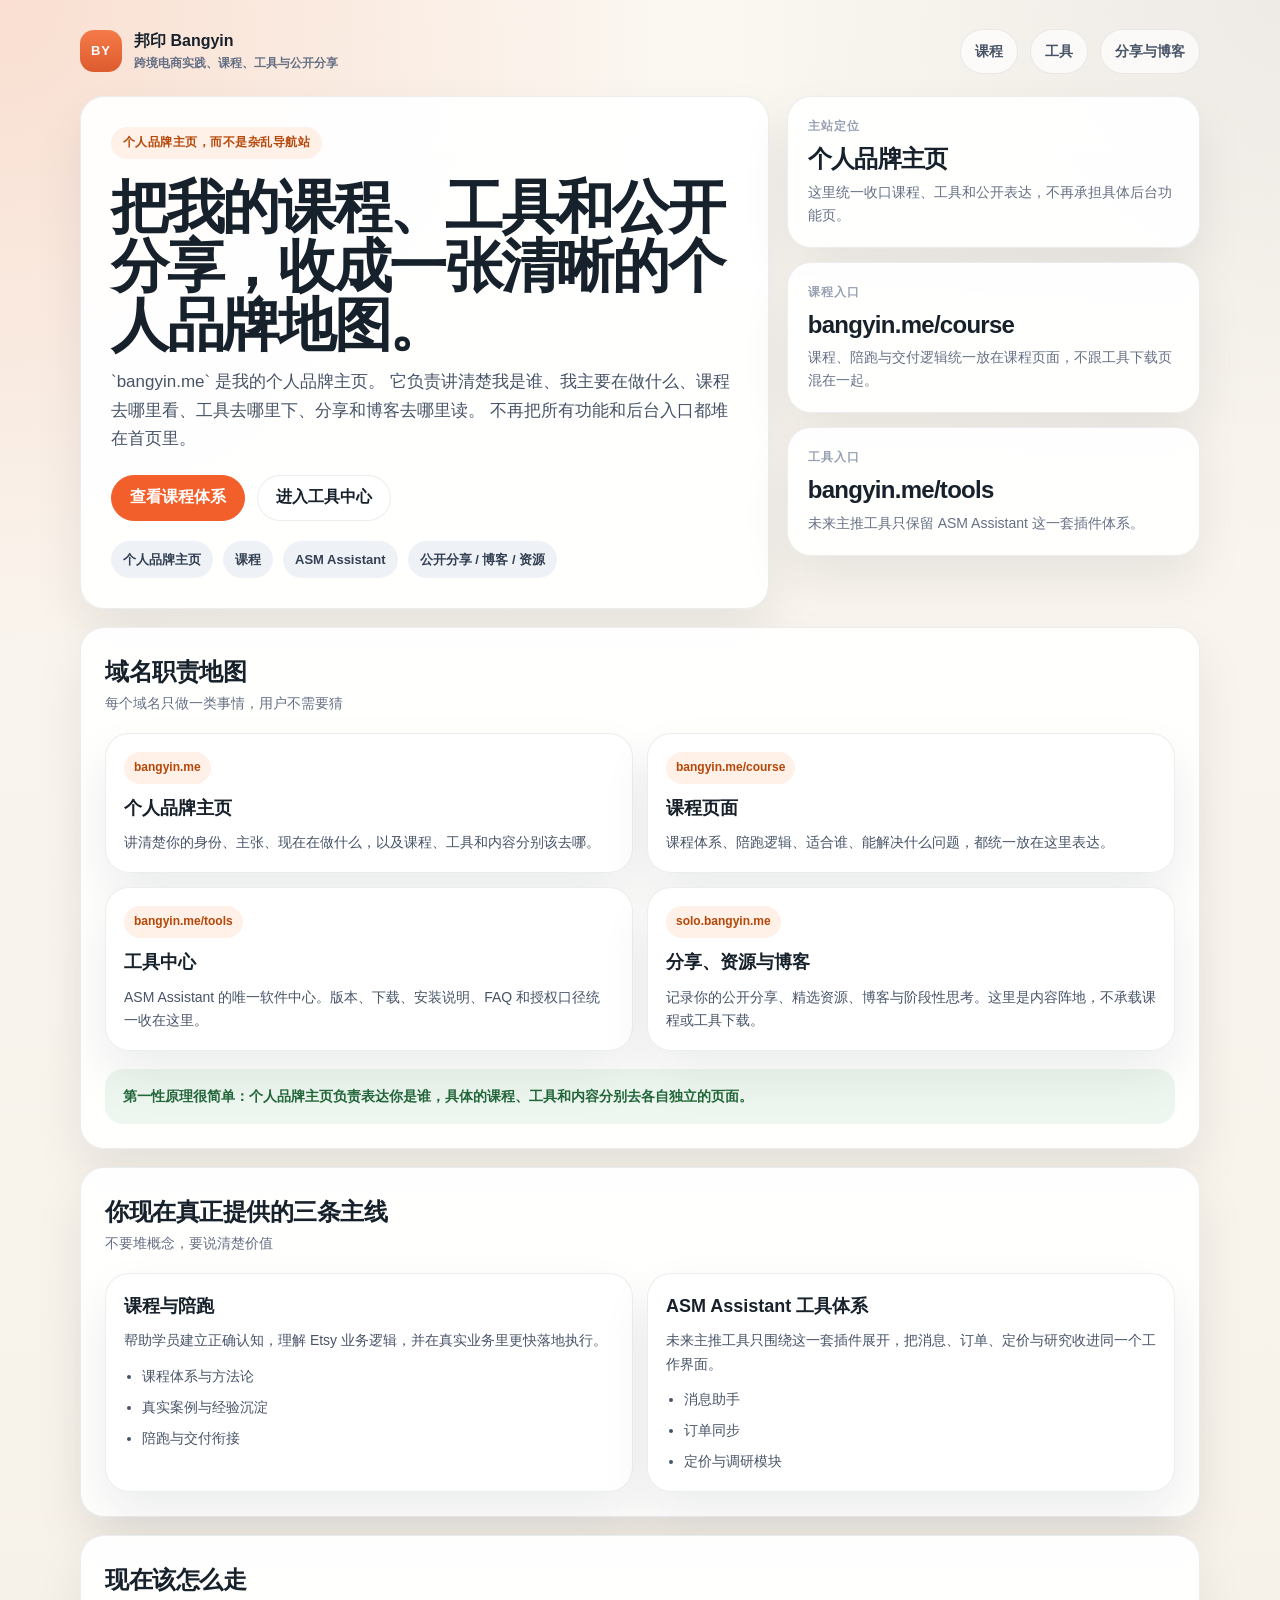
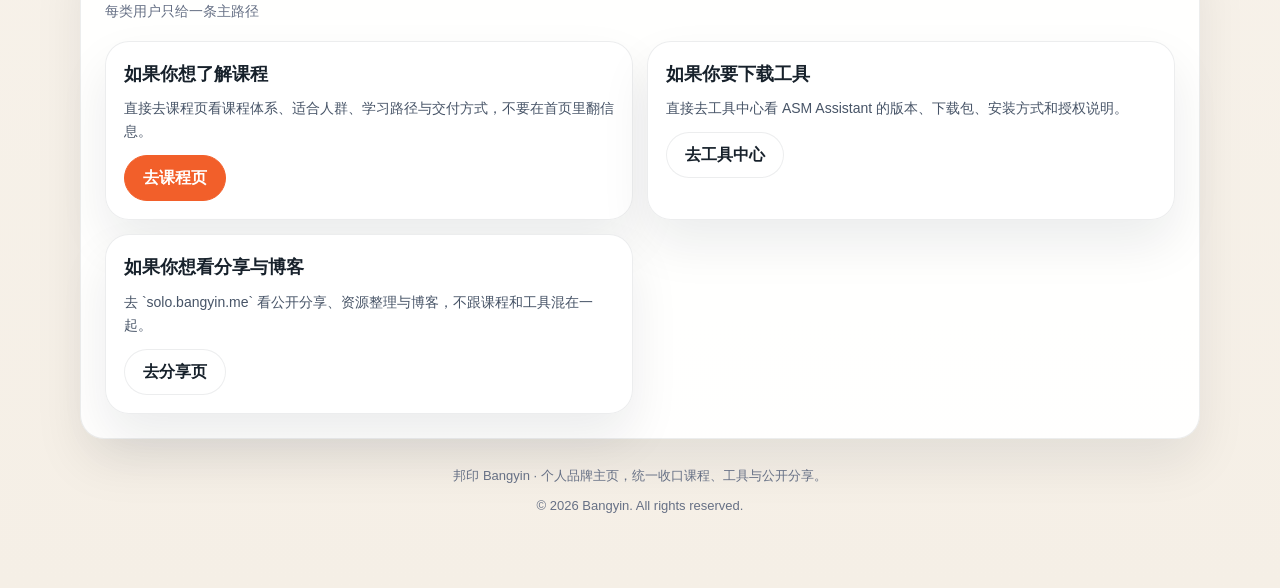
<file: index.html>
<!DOCTYPE html>
<html lang="zh-CN">
<head>
    <meta charset="UTF-8">
    <meta name="viewport" content="width=device-width, initial-scale=1.0">
    <title>邦印 Bangyin | 个人品牌主页</title>
    <meta name="description" content="邦印的个人品牌主页。这里统一收口我的课程、工具、公开分享与博客内容。">
    <meta name="keywords" content="邦印,Bangyin,ASM Assistant,Etsy工具,跨境电商,AI系统,超级个体,数字游民">
    <style>
        :root {
            color-scheme: light;
            --bg: #f5efe6;
            --card: rgba(255,255,255,0.94);
            --text: #17212b;
            --muted: #667085;
            --line: rgba(23, 33, 43, 0.08);
            --accent: #f25f2a;
            --accent-dark: #d94d1a;
            --accent-soft: #fff0e8;
            --ink-soft: #eef2f6;
            --ok-bg: #edf7ef;
            --ok-text: #22663a;
        }

        * {
            box-sizing: border-box;
        }

        body {
            margin: 0;
            font-family: "Avenir Next", "PingFang SC", "Hiragino Sans GB", "Microsoft YaHei", sans-serif;
            color: var(--text);
            line-height: 1.65;
            background:
                radial-gradient(circle at top left, rgba(242,95,42,0.16), transparent 26%),
                radial-gradient(circle at top right, rgba(23,33,43,0.06), transparent 22%),
                linear-gradient(180deg, #fbf7f1 0%, var(--bg) 100%);
        }

        a {
            color: inherit;
            text-decoration: none;
        }

        .page {
            max-width: 1160px;
            margin: 0 auto;
            padding: 28px 20px 72px;
        }

        .nav {
            display: flex;
            align-items: center;
            justify-content: space-between;
            gap: 16px;
            margin-bottom: 22px;
        }

        .brand {
            display: flex;
            align-items: center;
            gap: 12px;
            font-weight: 800;
        }

        .brand-mark {
            width: 42px;
            height: 42px;
            border-radius: 14px;
            display: grid;
            place-items: center;
            background: linear-gradient(180deg, #f57a49 0%, #dd5b2e 100%);
            color: #fff;
            letter-spacing: 0.08em;
            font-size: 13px;
        }

        .nav-links {
            display: flex;
            gap: 12px;
            flex-wrap: wrap;
        }

        .nav-link {
            padding: 10px 14px;
            border-radius: 999px;
            background: rgba(255,255,255,0.68);
            border: 1px solid var(--line);
            font-size: 14px;
            font-weight: 700;
            color: #475467;
        }

        .hero {
            display: grid;
            grid-template-columns: minmax(0, 1.25fr) minmax(280px, 0.75fr);
            gap: 18px;
            margin-bottom: 18px;
        }

        .card,
        .hero-card,
        .panel,
        .domain-card,
        .section-card {
            border: 1px solid var(--line);
            border-radius: 24px;
            background: var(--card);
            box-shadow: 0 24px 50px rgba(15, 23, 42, 0.08);
        }

        .hero-card {
            padding: 30px;
        }

        .eyebrow {
            display: inline-flex;
            align-items: center;
            gap: 8px;
            padding: 6px 12px;
            border-radius: 999px;
            background: var(--accent-soft);
            color: #b54708;
            font-size: 12px;
            font-weight: 800;
            letter-spacing: 0.04em;
            margin-bottom: 18px;
        }

        h1 {
            margin: 0 0 14px;
            font-size: clamp(34px, 5vw, 58px);
            line-height: 1.02;
            letter-spacing: -0.04em;
        }

        .hero-copy {
            max-width: 760px;
            color: #475467;
            font-size: 17px;
            margin-bottom: 22px;
        }

        .hero-actions {
            display: flex;
            gap: 12px;
            flex-wrap: wrap;
            margin-bottom: 20px;
        }

        .btn {
            display: inline-flex;
            align-items: center;
            justify-content: center;
            min-height: 46px;
            padding: 0 18px;
            border-radius: 999px;
            border: 1px solid transparent;
            font-weight: 800;
            transition: transform .15s ease, background .15s ease, border-color .15s ease;
        }

        .btn:hover {
            transform: translateY(-1px);
        }

        .btn-primary {
            background: var(--accent);
            color: #fff;
            border-color: var(--accent);
        }

        .btn-primary:hover {
            background: var(--accent-dark);
            border-color: var(--accent-dark);
        }

        .btn-secondary {
            background: rgba(255,255,255,0.72);
            border-color: var(--line);
            color: var(--text);
        }

        .chip-row {
            display: flex;
            gap: 10px;
            flex-wrap: wrap;
        }

        .chip {
            padding: 8px 12px;
            border-radius: 999px;
            background: var(--ink-soft);
            font-size: 13px;
            font-weight: 700;
            color: #344054;
        }

        .hero-side {
            display: grid;
            gap: 14px;
            align-content: start;
        }

        .panel {
            padding: 20px;
        }

        .panel-label {
            margin-bottom: 8px;
            font-size: 12px;
            font-weight: 800;
            letter-spacing: 0.08em;
            text-transform: uppercase;
            color: #98a2b3;
        }

        .panel-value {
            font-size: 24px;
            line-height: 1.15;
            font-weight: 800;
            letter-spacing: -0.03em;
            margin-bottom: 8px;
        }

        .panel-note {
            color: var(--muted);
            font-size: 14px;
        }

        .layout {
            display: grid;
            grid-template-columns: minmax(0, 1fr);
            gap: 18px;
        }

        .section-card {
            padding: 24px;
        }

        .section-head {
            display: flex;
            align-items: flex-end;
            justify-content: space-between;
            gap: 12px;
            margin-bottom: 18px;
        }

        .section-title {
            margin: 0;
            font-size: 24px;
            letter-spacing: -0.02em;
        }

        .section-subtitle {
            color: var(--muted);
            font-size: 14px;
        }

        .domain-grid,
        .offer-grid,
        .map-grid {
            display: grid;
            grid-template-columns: repeat(2, minmax(0, 1fr));
            gap: 14px;
        }

        .domain-card,
        .card {
            padding: 18px;
        }

        .domain-card h3,
        .card h3 {
            margin: 0 0 8px;
            font-size: 18px;
        }

        .domain-card p,
        .card p,
        .bullet li {
            margin: 0;
            color: #475467;
            font-size: 14px;
        }

        .domain-url {
            display: inline-flex;
            margin-bottom: 10px;
            padding: 6px 10px;
            border-radius: 999px;
            background: var(--accent-soft);
            color: #b54708;
            font-size: 12px;
            font-weight: 800;
        }

        .bullet {
            margin: 12px 0 0;
            padding-left: 18px;
        }

        .bullet li + li {
            margin-top: 8px;
        }

        .banner {
            margin-top: 18px;
            padding: 16px 18px;
            border-radius: 18px;
            background: var(--ok-bg);
            color: var(--ok-text);
            font-weight: 700;
            font-size: 14px;
        }

        footer {
            margin-top: 26px;
            text-align: center;
            color: var(--muted);
            font-size: 13px;
        }

        @media (max-width: 920px) {
            .hero,
            .domain-grid,
            .offer-grid,
            .map-grid {
                grid-template-columns: 1fr;
            }
        }

        @media (max-width: 640px) {
            .page {
                padding: 18px 14px 56px;
            }

            .nav {
                flex-direction: column;
                align-items: flex-start;
            }

            .hero-card,
            .section-card {
                padding: 20px;
            }
        }
    </style>
</head>
<body>
    <div class="page">
        <nav class="nav">
            <div class="brand">
                <div class="brand-mark">BY</div>
                <div>
                    <div style="font-size:16px;">邦印 Bangyin</div>
                    <div style="font-size:12px;color:#667085;font-weight:600;">跨境电商实践、课程、工具与公开分享</div>
                </div>
            </div>
            <div class="nav-links">
                <a class="nav-link" href="/course">课程</a>
                <a class="nav-link" href="/tools">工具</a>
                <a class="nav-link" href="https://solo.bangyin.me" target="_blank" rel="noreferrer">分享与博客</a>
            </div>
        </nav>

        <section class="hero">
            <div class="hero-card">
                <div class="eyebrow">个人品牌主页，而不是杂乱导航站</div>
                <h1>把我的课程、工具和公开分享，收成一张清晰的个人品牌地图。</h1>
                <div class="hero-copy">
                    `bangyin.me` 是我的个人品牌主页。
                    它负责讲清楚我是谁、我主要在做什么、课程去哪里看、工具去哪里下、分享和博客去哪里读。
                    不再把所有功能和后台入口都堆在首页里。
                </div>
                <div class="hero-actions">
                    <a class="btn btn-primary" href="/course">查看课程体系</a>
                    <a class="btn btn-secondary" href="/tools">进入工具中心</a>
                </div>
                <div class="chip-row">
                    <span class="chip">个人品牌主页</span>
                    <span class="chip">课程</span>
                    <span class="chip">ASM Assistant</span>
                    <span class="chip">公开分享 / 博客 / 资源</span>
                </div>
            </div>

            <div class="hero-side">
                <div class="panel">
                    <div class="panel-label">主站定位</div>
                    <div class="panel-value">个人品牌主页</div>
                    <div class="panel-note">这里统一收口课程、工具和公开表达，不再承担具体后台功能页。</div>
                </div>
                <div class="panel">
                    <div class="panel-label">课程入口</div>
                    <div class="panel-value">bangyin.me/course</div>
                    <div class="panel-note">课程、陪跑与交付逻辑统一放在课程页面，不跟工具下载页混在一起。</div>
                </div>
                <div class="panel">
                    <div class="panel-label">工具入口</div>
                    <div class="panel-value">bangyin.me/tools</div>
                    <div class="panel-note">未来主推工具只保留 ASM Assistant 这一套插件体系。</div>
                </div>
            </div>
        </section>

        <div class="layout">
            <section class="section-card">
                <div class="section-head">
                    <div>
                        <h2 class="section-title">域名职责地图</h2>
                        <div class="section-subtitle">每个域名只做一类事情，用户不需要猜</div>
                    </div>
                </div>
                <div class="domain-grid">
                    <div class="domain-card">
                        <div class="domain-url">bangyin.me</div>
                        <h3>个人品牌主页</h3>
                        <p>讲清楚你的身份、主张、现在在做什么，以及课程、工具和内容分别该去哪。</p>
                    </div>
                    <div class="domain-card">
                        <div class="domain-url">bangyin.me/course</div>
                        <h3>课程页面</h3>
                        <p>课程体系、陪跑逻辑、适合谁、能解决什么问题，都统一放在这里表达。</p>
                    </div>
                    <div class="domain-card">
                        <div class="domain-url">bangyin.me/tools</div>
                        <h3>工具中心</h3>
                        <p>ASM Assistant 的唯一软件中心。版本、下载、安装说明、FAQ 和授权口径统一收在这里。</p>
                    </div>
                    <div class="domain-card">
                        <div class="domain-url">solo.bangyin.me</div>
                        <h3>分享、资源与博客</h3>
                        <p>记录你的公开分享、精选资源、博客与阶段性思考。这里是内容阵地，不承载课程或工具下载。</p>
                    </div>
                </div>
                <div class="banner">
                    第一性原理很简单：个人品牌主页负责表达你是谁，具体的课程、工具和内容分别去各自独立的页面。
                </div>
            </section>

            <section class="section-card">
                <div class="section-head">
                    <div>
                        <h2 class="section-title">你现在真正提供的三条主线</h2>
                        <div class="section-subtitle">不要堆概念，要说清楚价值</div>
                    </div>
                </div>
                <div class="offer-grid">
                    <div class="card">
                        <h3>课程与陪跑</h3>
                        <p>帮助学员建立正确认知，理解 Etsy 业务逻辑，并在真实业务里更快落地执行。</p>
                        <ul class="bullet">
                            <li>课程体系与方法论</li>
                            <li>真实案例与经验沉淀</li>
                            <li>陪跑与交付衔接</li>
                        </ul>
                    </div>
                    <div class="card">
                        <h3>ASM Assistant 工具体系</h3>
                        <p>未来主推工具只围绕这一套插件展开，把消息、订单、定价与研究收进同一个工作界面。</p>
                        <ul class="bullet">
                            <li>消息助手</li>
                            <li>订单同步</li>
                            <li>定价与调研模块</li>
                        </ul>
                    </div>
                </div>
            </section>

            <section class="section-card">
                <div class="section-head">
                    <div>
                        <h2 class="section-title">现在该怎么走</h2>
                        <div class="section-subtitle">每类用户只给一条主路径</div>
                    </div>
                </div>
                <div class="map-grid">
                    <div class="card">
                        <h3>如果你想了解课程</h3>
                        <p>直接去课程页看课程体系、适合人群、学习路径与交付方式，不要在首页里翻信息。</p>
                        <div style="margin-top:12px;">
                            <a class="btn btn-primary" href="/course">去课程页</a>
                        </div>
                    </div>
                    <div class="card">
                        <h3>如果你要下载工具</h3>
                        <p>直接去工具中心看 ASM Assistant 的版本、下载包、安装方式和授权说明。</p>
                        <div style="margin-top:12px;">
                            <a class="btn btn-secondary" href="/tools">去工具中心</a>
                        </div>
                    </div>
                    <div class="card">
                        <h3>如果你想看分享与博客</h3>
                        <p>去 `solo.bangyin.me` 看公开分享、资源整理与博客，不跟课程和工具混在一起。</p>
                        <div style="margin-top:12px;">
                            <a class="btn btn-secondary" href="https://solo.bangyin.me" target="_blank" rel="noreferrer">去分享页</a>
                        </div>
                    </div>
                </div>
            </section>
        </div>

        <footer>
            <div>邦印 Bangyin · 个人品牌主页，统一收口课程、工具与公开分享。</div>
            <div style="margin-top:8px;">© 2026 Bangyin. All rights reserved.</div>
        </footer>
    </div>
</body>
</html>
</file>
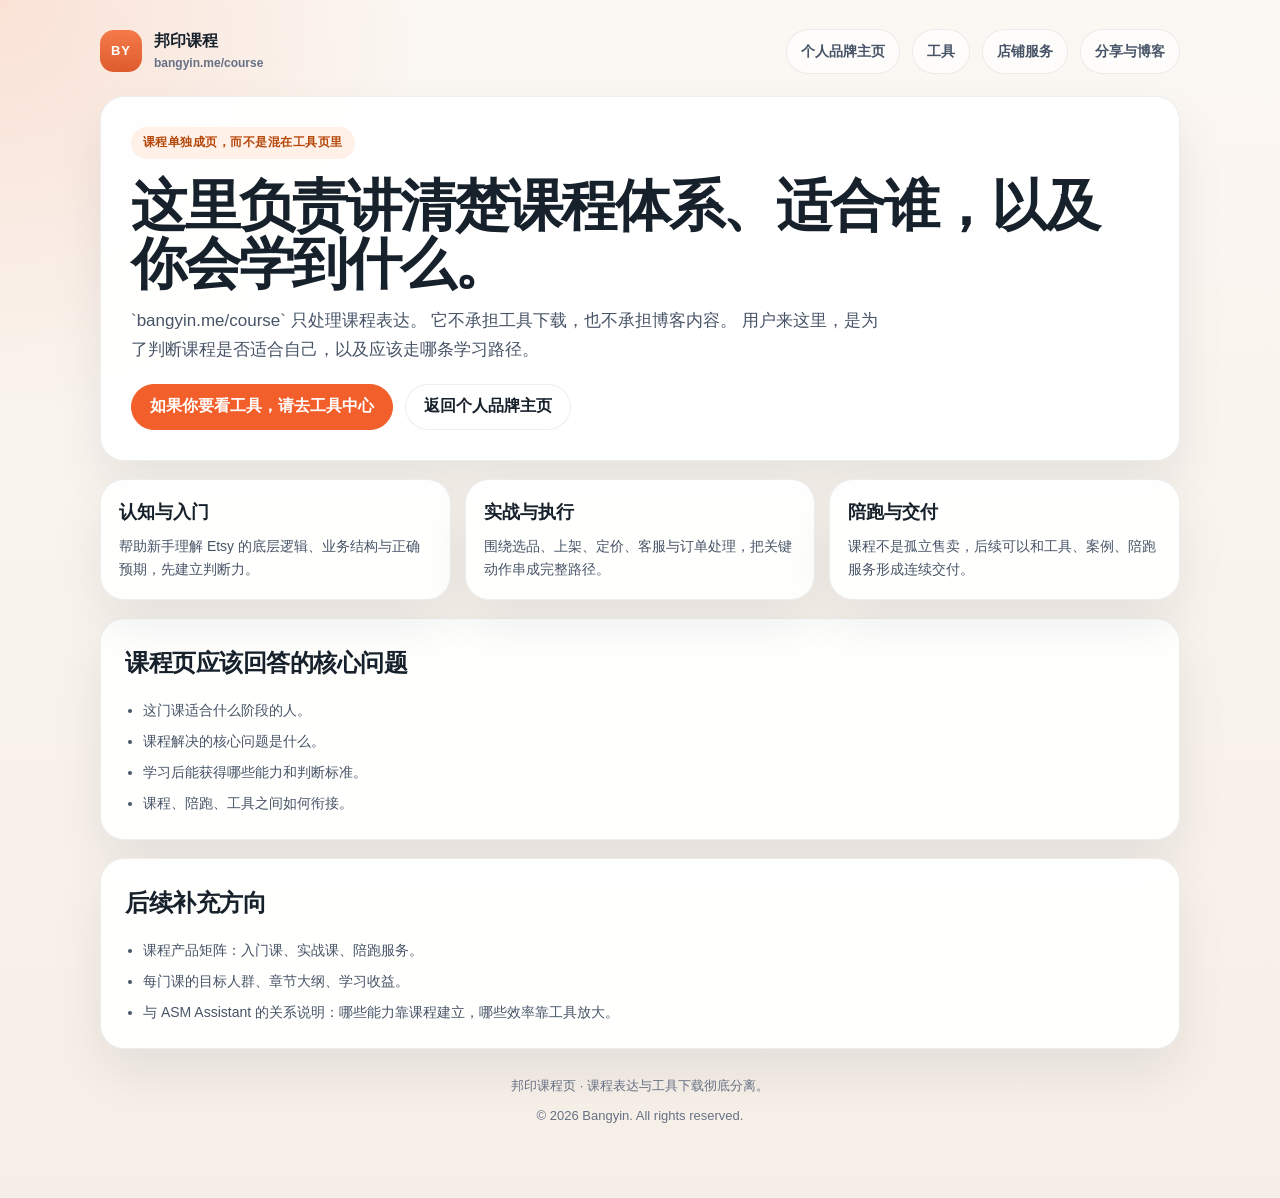
<file: course/index.html>
<!DOCTYPE html>
<html lang="zh-CN">
<head>
    <meta charset="UTF-8">
    <meta name="viewport" content="width=device-width, initial-scale=1.0">
    <title>邦印课程 | bangyin.me/course</title>
    <meta name="description" content="邦印课程页：课程体系、陪跑逻辑、适合人群与学习路径。">
    <style>
        :root {
            color-scheme: light;
            --bg: #f6efe7;
            --card: rgba(255,255,255,0.95);
            --text: #17212b;
            --muted: #667085;
            --line: rgba(23,33,43,0.08);
            --accent: #f25f2a;
            --accent-dark: #d94d1a;
            --accent-soft: #fff0e8;
            --ink-soft: #eef2f6;
        }

        * { box-sizing: border-box; }

        body {
            margin: 0;
            font-family: "Avenir Next", "PingFang SC", "Hiragino Sans GB", "Microsoft YaHei", sans-serif;
            color: var(--text);
            line-height: 1.65;
            background:
                radial-gradient(circle at top left, rgba(242,95,42,0.14), transparent 24%),
                linear-gradient(180deg, #fbf7f2 0%, var(--bg) 100%);
        }

        a { color: inherit; text-decoration: none; }

        .page {
            max-width: 1120px;
            margin: 0 auto;
            padding: 28px 20px 72px;
        }

        .nav {
            display: flex;
            align-items: center;
            justify-content: space-between;
            gap: 16px;
            margin-bottom: 22px;
        }

        .brand {
            display: flex;
            align-items: center;
            gap: 12px;
            font-weight: 800;
        }

        .brand-mark {
            width: 42px;
            height: 42px;
            border-radius: 14px;
            display: grid;
            place-items: center;
            background: linear-gradient(180deg, #f57a49 0%, #dd5b2e 100%);
            color: #fff;
            letter-spacing: 0.08em;
            font-size: 13px;
        }

        .nav-links {
            display: flex;
            gap: 12px;
            flex-wrap: wrap;
        }

        .nav-link {
            padding: 10px 14px;
            border-radius: 999px;
            background: rgba(255,255,255,0.7);
            border: 1px solid var(--line);
            font-size: 14px;
            font-weight: 700;
            color: #475467;
        }

        .hero,
        .section,
        .card {
            border: 1px solid var(--line);
            border-radius: 24px;
            background: var(--card);
            box-shadow: 0 24px 50px rgba(15,23,42,0.08);
        }

        .hero {
            padding: 30px;
            margin-bottom: 18px;
        }

        .eyebrow {
            display: inline-flex;
            align-items: center;
            gap: 8px;
            padding: 6px 12px;
            border-radius: 999px;
            background: var(--accent-soft);
            color: #b54708;
            font-size: 12px;
            font-weight: 800;
            letter-spacing: 0.04em;
            margin-bottom: 18px;
        }

        h1 {
            margin: 0 0 14px;
            font-size: clamp(34px, 5vw, 56px);
            line-height: 1.04;
            letter-spacing: -0.04em;
        }

        .hero-copy {
            max-width: 760px;
            color: #475467;
            font-size: 17px;
            margin-bottom: 20px;
        }

        .hero-actions {
            display: flex;
            gap: 12px;
            flex-wrap: wrap;
        }

        .btn {
            display: inline-flex;
            align-items: center;
            justify-content: center;
            min-height: 46px;
            padding: 0 18px;
            border-radius: 999px;
            border: 1px solid transparent;
            font-weight: 800;
        }

        .btn-primary {
            background: var(--accent);
            color: #fff;
            border-color: var(--accent);
        }

        .btn-secondary {
            background: rgba(255,255,255,0.78);
            border-color: var(--line);
            color: var(--text);
        }

        .grid {
            display: grid;
            grid-template-columns: repeat(3, minmax(0, 1fr));
            gap: 14px;
            margin-bottom: 18px;
        }

        .card {
            padding: 18px;
        }

        .card h3 {
            margin: 0 0 8px;
            font-size: 18px;
        }

        .card p,
        .section p,
        .bullet li {
            margin: 0;
            color: #475467;
            font-size: 14px;
        }

        .section {
            padding: 24px;
            margin-bottom: 18px;
        }

        .section-title {
            margin: 0 0 16px;
            font-size: 24px;
            letter-spacing: -0.02em;
        }

        .bullet {
            margin: 12px 0 0;
            padding-left: 18px;
        }

        .bullet li + li {
            margin-top: 8px;
        }

        footer {
            margin-top: 26px;
            text-align: center;
            color: var(--muted);
            font-size: 13px;
        }

        @media (max-width: 920px) {
            .grid {
                grid-template-columns: 1fr;
            }
        }

        @media (max-width: 640px) {
            .page {
                padding: 18px 14px 56px;
            }

            .nav {
                flex-direction: column;
                align-items: flex-start;
            }

            .hero,
            .section {
                padding: 20px;
            }
        }
    </style>
</head>
<body>
    <div class="page">
        <nav class="nav">
            <div class="brand">
                <div class="brand-mark">BY</div>
                <div>
                    <div style="font-size:16px;">邦印课程</div>
                    <div style="font-size:12px;color:#667085;font-weight:600;">bangyin.me/course</div>
                </div>
            </div>
            <div class="nav-links">
                <a class="nav-link" href="/">个人品牌主页</a>
                <a class="nav-link" href="/tools">工具</a>
                <a class="nav-link" href="/shops">店铺服务</a>
                <a class="nav-link" href="https://solo.bangyin.me" target="_blank" rel="noreferrer">分享与博客</a>
            </div>
        </nav>

        <section class="hero">
            <div class="eyebrow">课程单独成页，而不是混在工具页里</div>
            <h1>这里负责讲清楚课程体系、适合谁，以及你会学到什么。</h1>
            <div class="hero-copy">
                `bangyin.me/course` 只处理课程表达。
                它不承担工具下载，也不承担博客内容。
                用户来这里，是为了判断课程是否适合自己，以及应该走哪条学习路径。
            </div>
            <div class="hero-actions">
                <a class="btn btn-primary" href="/tools">如果你要看工具，请去工具中心</a>
                <a class="btn btn-secondary" href="/">返回个人品牌主页</a>
            </div>
        </section>

        <div class="grid">
            <div class="card">
                <h3>认知与入门</h3>
                <p>帮助新手理解 Etsy 的底层逻辑、业务结构与正确预期，先建立判断力。</p>
            </div>
            <div class="card">
                <h3>实战与执行</h3>
                <p>围绕选品、上架、定价、客服与订单处理，把关键动作串成完整路径。</p>
            </div>
            <div class="card">
                <h3>陪跑与交付</h3>
                <p>课程不是孤立售卖，后续可以和工具、案例、陪跑服务形成连续交付。</p>
            </div>
        </div>

        <section class="section">
            <h2 class="section-title">课程页应该回答的核心问题</h2>
            <ul class="bullet">
                <li>这门课适合什么阶段的人。</li>
                <li>课程解决的核心问题是什么。</li>
                <li>学习后能获得哪些能力和判断标准。</li>
                <li>课程、陪跑、工具之间如何衔接。</li>
            </ul>
        </section>

        <section class="section">
            <h2 class="section-title">后续补充方向</h2>
            <ul class="bullet">
                <li>课程产品矩阵：入门课、实战课、陪跑服务。</li>
                <li>每门课的目标人群、章节大纲、学习收益。</li>
                <li>与 ASM Assistant 的关系说明：哪些能力靠课程建立，哪些效率靠工具放大。</li>
            </ul>
        </section>

        <footer>
            <div>邦印课程页 · 课程表达与工具下载彻底分离。</div>
            <div style="margin-top:8px;">© 2026 Bangyin. All rights reserved.</div>
        </footer>
    </div>
</body>
</html>
</file>
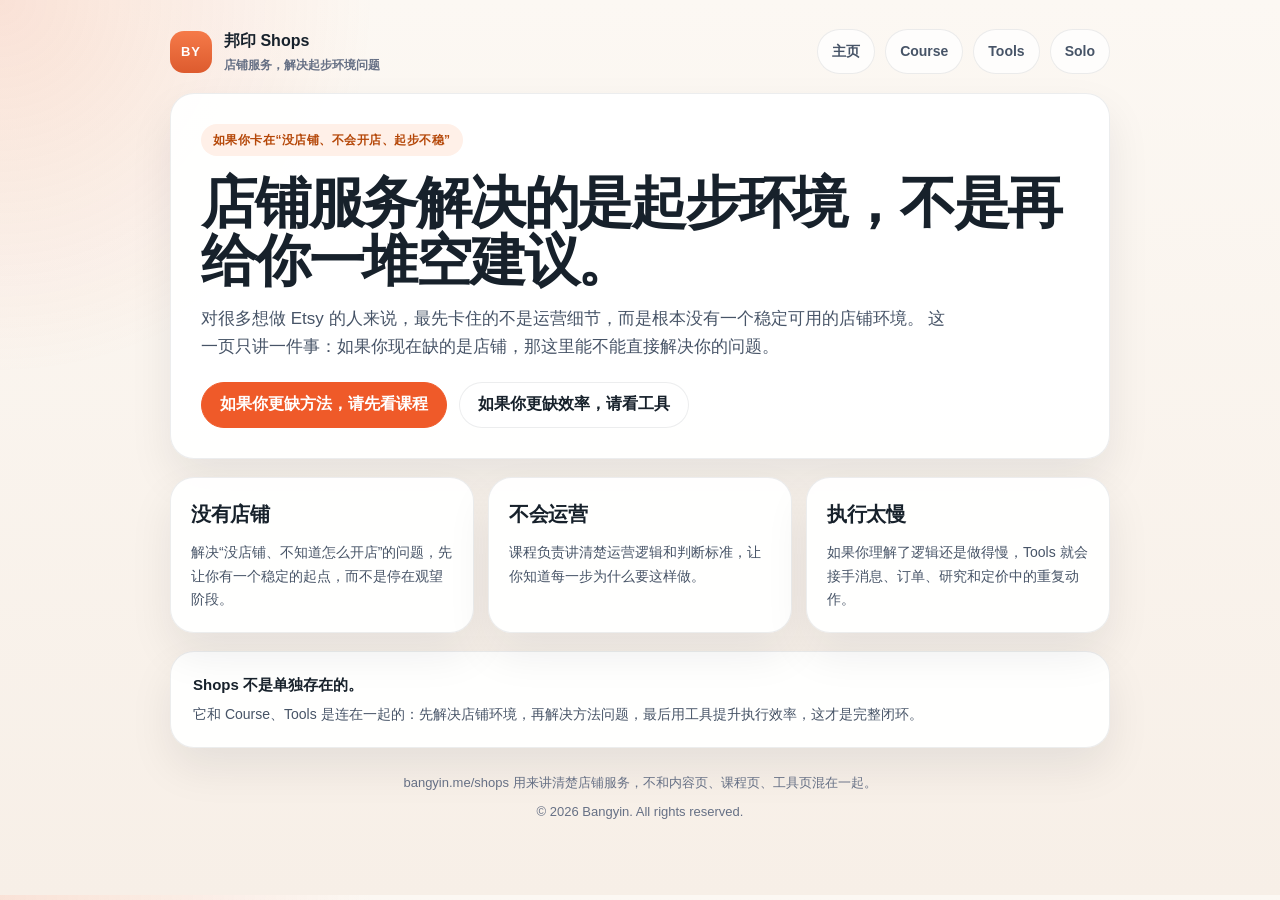
<file: shops/index.html>
<!DOCTYPE html>
<html lang="zh-CN">
<head>
    <meta charset="UTF-8">
    <meta name="viewport" content="width=device-width, initial-scale=1.0">
    <title>邦印 Shops | bangyin.me/shops</title>
    <meta name="description" content="邦印店铺服务页：解决没店铺、不会开店、不知道如何稳定起步的问题。">
    <style>
        :root {
            color-scheme: light;
            --bg: #f7efe7;
            --card: rgba(255,255,255,0.95);
            --text: #17212b;
            --muted: #667085;
            --line: rgba(23,33,43,0.08);
            --accent: #ef5a29;
            --accent-dark: #d94a18;
            --accent-soft: #fff0e8;
            --soft: #eef2f6;
        }

        * { box-sizing: border-box; }

        body {
            margin: 0;
            font-family: "Avenir Next", "PingFang SC", "Hiragino Sans GB", "Microsoft YaHei", sans-serif;
            color: var(--text);
            line-height: 1.68;
            background:
                radial-gradient(circle at top left, rgba(239,90,41,0.14), transparent 24%),
                linear-gradient(180deg, #fcf8f3 0%, var(--bg) 100%);
        }

        a { color: inherit; text-decoration: none; }

        .page {
            max-width: 980px;
            margin: 0 auto;
            padding: 28px 20px 72px;
        }

        .nav {
            display: flex;
            align-items: center;
            justify-content: space-between;
            gap: 16px;
            margin-bottom: 18px;
        }

        .brand {
            display: flex;
            align-items: center;
            gap: 12px;
            font-weight: 800;
        }

        .brand-mark {
            width: 42px;
            height: 42px;
            border-radius: 14px;
            display: grid;
            place-items: center;
            background: linear-gradient(180deg, #f57a49 0%, #dd5b2e 100%);
            color: #fff;
            letter-spacing: 0.08em;
            font-size: 13px;
        }

        .nav-links {
            display: flex;
            gap: 10px;
            flex-wrap: wrap;
        }

        .nav-link {
            padding: 10px 14px;
            border-radius: 999px;
            border: 1px solid var(--line);
            background: rgba(255,255,255,0.72);
            color: #475467;
            font-size: 14px;
            font-weight: 700;
        }

        .hero,
        .card,
        .note {
            border: 1px solid var(--line);
            border-radius: 24px;
            background: var(--card);
            box-shadow: 0 20px 44px rgba(15,23,42,0.08);
        }

        .hero {
            padding: 30px;
            margin-bottom: 18px;
        }

        .eyebrow {
            display: inline-flex;
            align-items: center;
            gap: 8px;
            padding: 6px 12px;
            border-radius: 999px;
            background: var(--accent-soft);
            color: #b54708;
            font-size: 12px;
            font-weight: 800;
            letter-spacing: 0.04em;
            margin-bottom: 18px;
        }

        h1 {
            margin: 0 0 14px;
            font-size: clamp(34px, 5vw, 56px);
            line-height: 1.04;
            letter-spacing: -0.04em;
        }

        .hero-copy {
            max-width: 760px;
            color: #475467;
            font-size: 17px;
            margin-bottom: 20px;
        }

        .hero-actions,
        .card-actions {
            display: flex;
            gap: 12px;
            flex-wrap: wrap;
        }

        .btn,
        .mini-btn {
            display: inline-flex;
            align-items: center;
            justify-content: center;
            border-radius: 999px;
            font-weight: 800;
        }

        .btn {
            min-height: 46px;
            padding: 0 18px;
            border: 1px solid transparent;
        }

        .btn-primary {
            background: var(--accent);
            color: #fff;
            border-color: var(--accent);
        }

        .btn-secondary {
            background: rgba(255,255,255,0.8);
            color: var(--text);
            border: 1px solid var(--line);
        }

        .grid {
            display: grid;
            grid-template-columns: repeat(3, minmax(0, 1fr));
            gap: 14px;
            margin-bottom: 18px;
        }

        .card {
            padding: 20px;
        }

        .card h2 {
            margin: 0 0 10px;
            font-size: 20px;
            letter-spacing: -0.02em;
        }

        .card p,
        .note p {
            margin: 0;
            color: #475467;
            font-size: 14px;
        }

        .mini-btn {
            min-height: 38px;
            padding: 0 14px;
            background: var(--soft);
            color: #344054;
            font-size: 13px;
        }

        .note {
            padding: 20px 22px;
        }

        .note strong {
            display: block;
            margin-bottom: 6px;
            font-size: 15px;
        }

        footer {
            margin-top: 24px;
            text-align: center;
            color: var(--muted);
            font-size: 13px;
        }

        @media (max-width: 860px) {
            .grid {
                grid-template-columns: 1fr;
            }
        }

        @media (max-width: 640px) {
            .page {
                padding: 18px 14px 56px;
            }

            .nav {
                flex-direction: column;
                align-items: flex-start;
            }

            .hero,
            .card,
            .note {
                padding: 20px;
            }
        }
    </style>
</head>
<body>
    <div class="page">
        <nav class="nav">
            <div class="brand">
                <div class="brand-mark">BY</div>
                <div>
                    <div style="font-size:16px;">邦印 Shops</div>
                    <div style="font-size:12px;color:#667085;font-weight:600;">店铺服务，解决起步环境问题</div>
                </div>
            </div>
            <div class="nav-links">
                <a class="nav-link" href="/">主页</a>
                <a class="nav-link" href="/course">Course</a>
                <a class="nav-link" href="/tools">Tools</a>
                <a class="nav-link" href="https://solo.bangyin.me" target="_blank" rel="noreferrer">Solo</a>
            </div>
        </nav>

        <section class="hero">
            <div class="eyebrow">如果你卡在“没店铺、不会开店、起步不稳”</div>
            <h1>店铺服务解决的是起步环境，不是再给你一堆空建议。</h1>
            <div class="hero-copy">
                对很多想做 Etsy 的人来说，最先卡住的不是运营细节，而是根本没有一个稳定可用的店铺环境。
                这一页只讲一件事：如果你现在缺的是店铺，那这里能不能直接解决你的问题。
            </div>
            <div class="hero-actions">
                <a class="btn btn-primary" href="/course">如果你更缺方法，请先看课程</a>
                <a class="btn btn-secondary" href="/tools">如果你更缺效率，请看工具</a>
            </div>
        </section>

        <section class="grid">
            <article class="card">
                <h2>没有店铺</h2>
                <p>解决“没店铺、不知道怎么开店”的问题，先让你有一个稳定的起点，而不是停在观望阶段。</p>
            </article>
            <article class="card">
                <h2>不会运营</h2>
                <p>课程负责讲清楚运营逻辑和判断标准，让你知道每一步为什么要这样做。</p>
            </article>
            <article class="card">
                <h2>执行太慢</h2>
                <p>如果你理解了逻辑还是做得慢，Tools 就会接手消息、订单、研究和定价中的重复动作。</p>
            </article>
        </section>

        <section class="note">
            <strong>Shops 不是单独存在的。</strong>
            <p>它和 Course、Tools 是连在一起的：先解决店铺环境，再解决方法问题，最后用工具提升执行效率，这才是完整闭环。</p>
        </section>

        <footer>
            <div>bangyin.me/shops 用来讲清楚店铺服务，不和内容页、课程页、工具页混在一起。</div>
            <div style="margin-top:8px;">© 2026 Bangyin. All rights reserved.</div>
        </footer>
    </div>
</body>
</html>
</file>
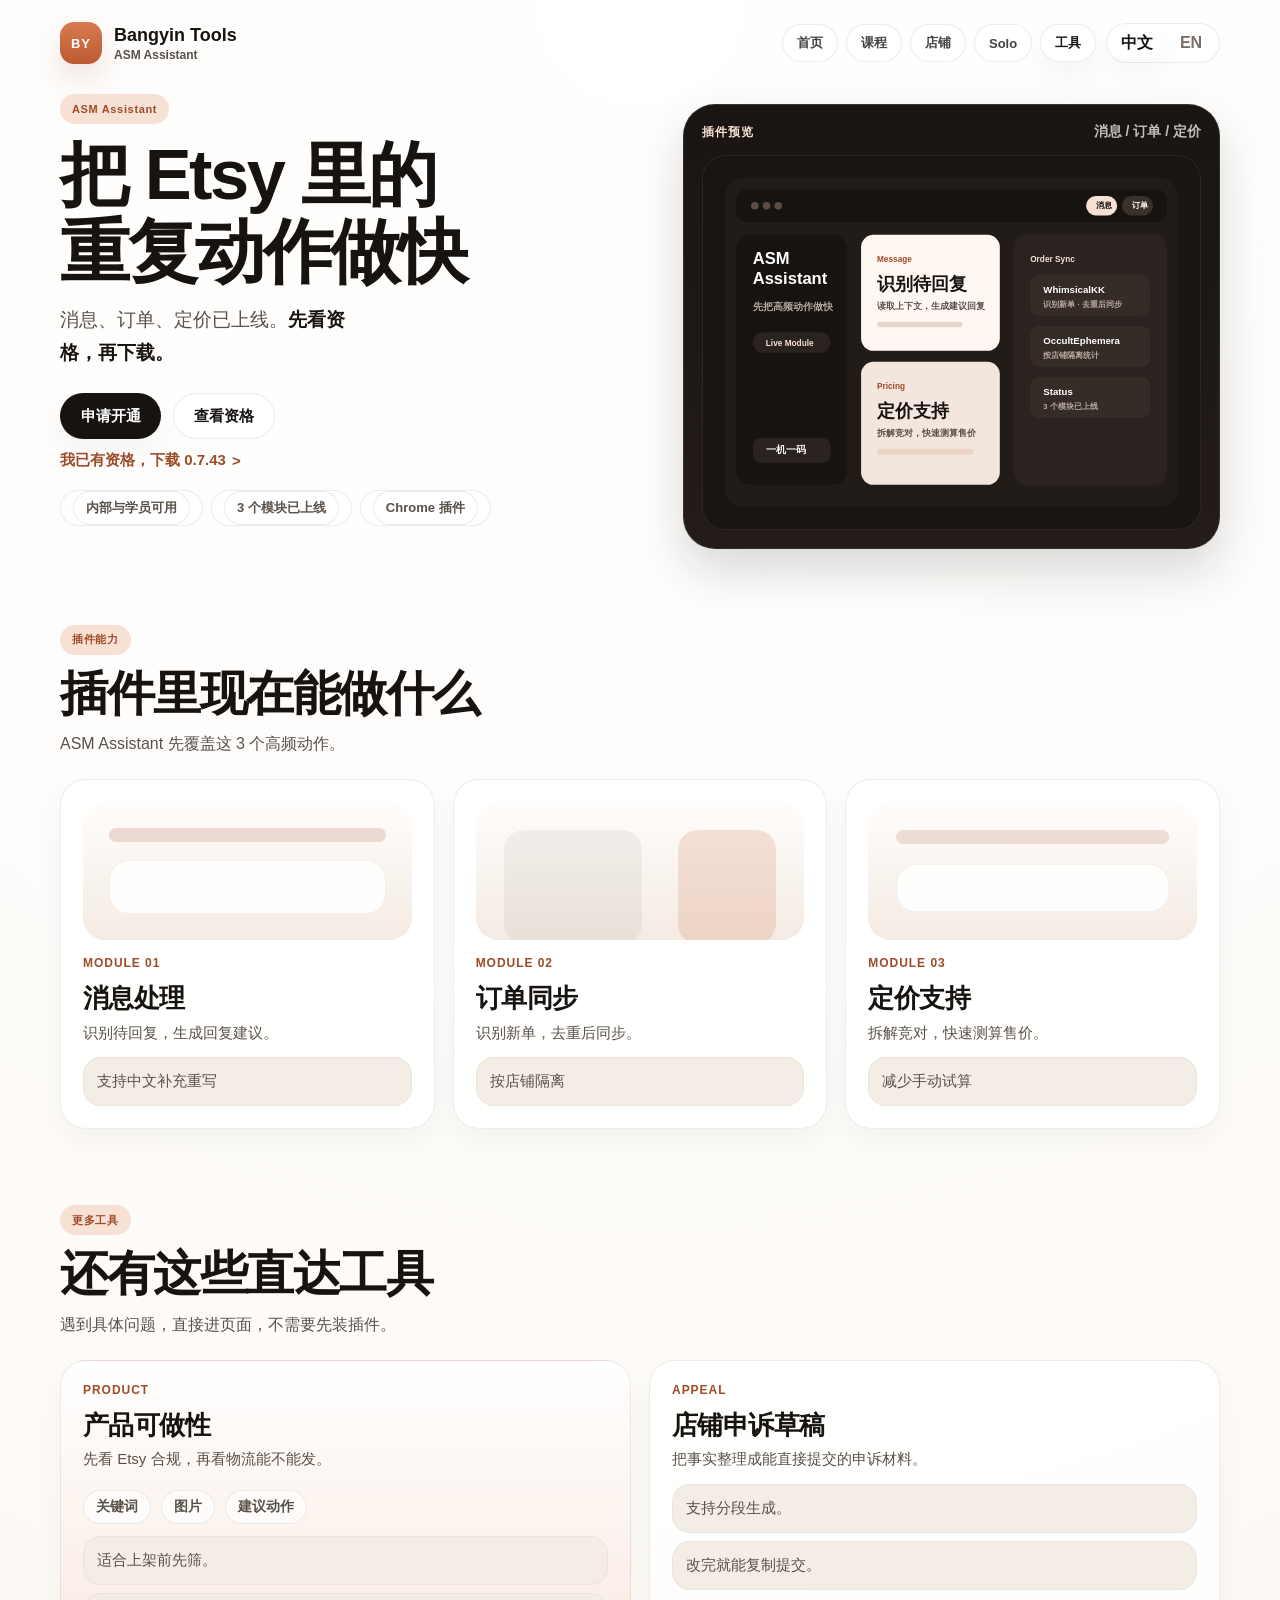
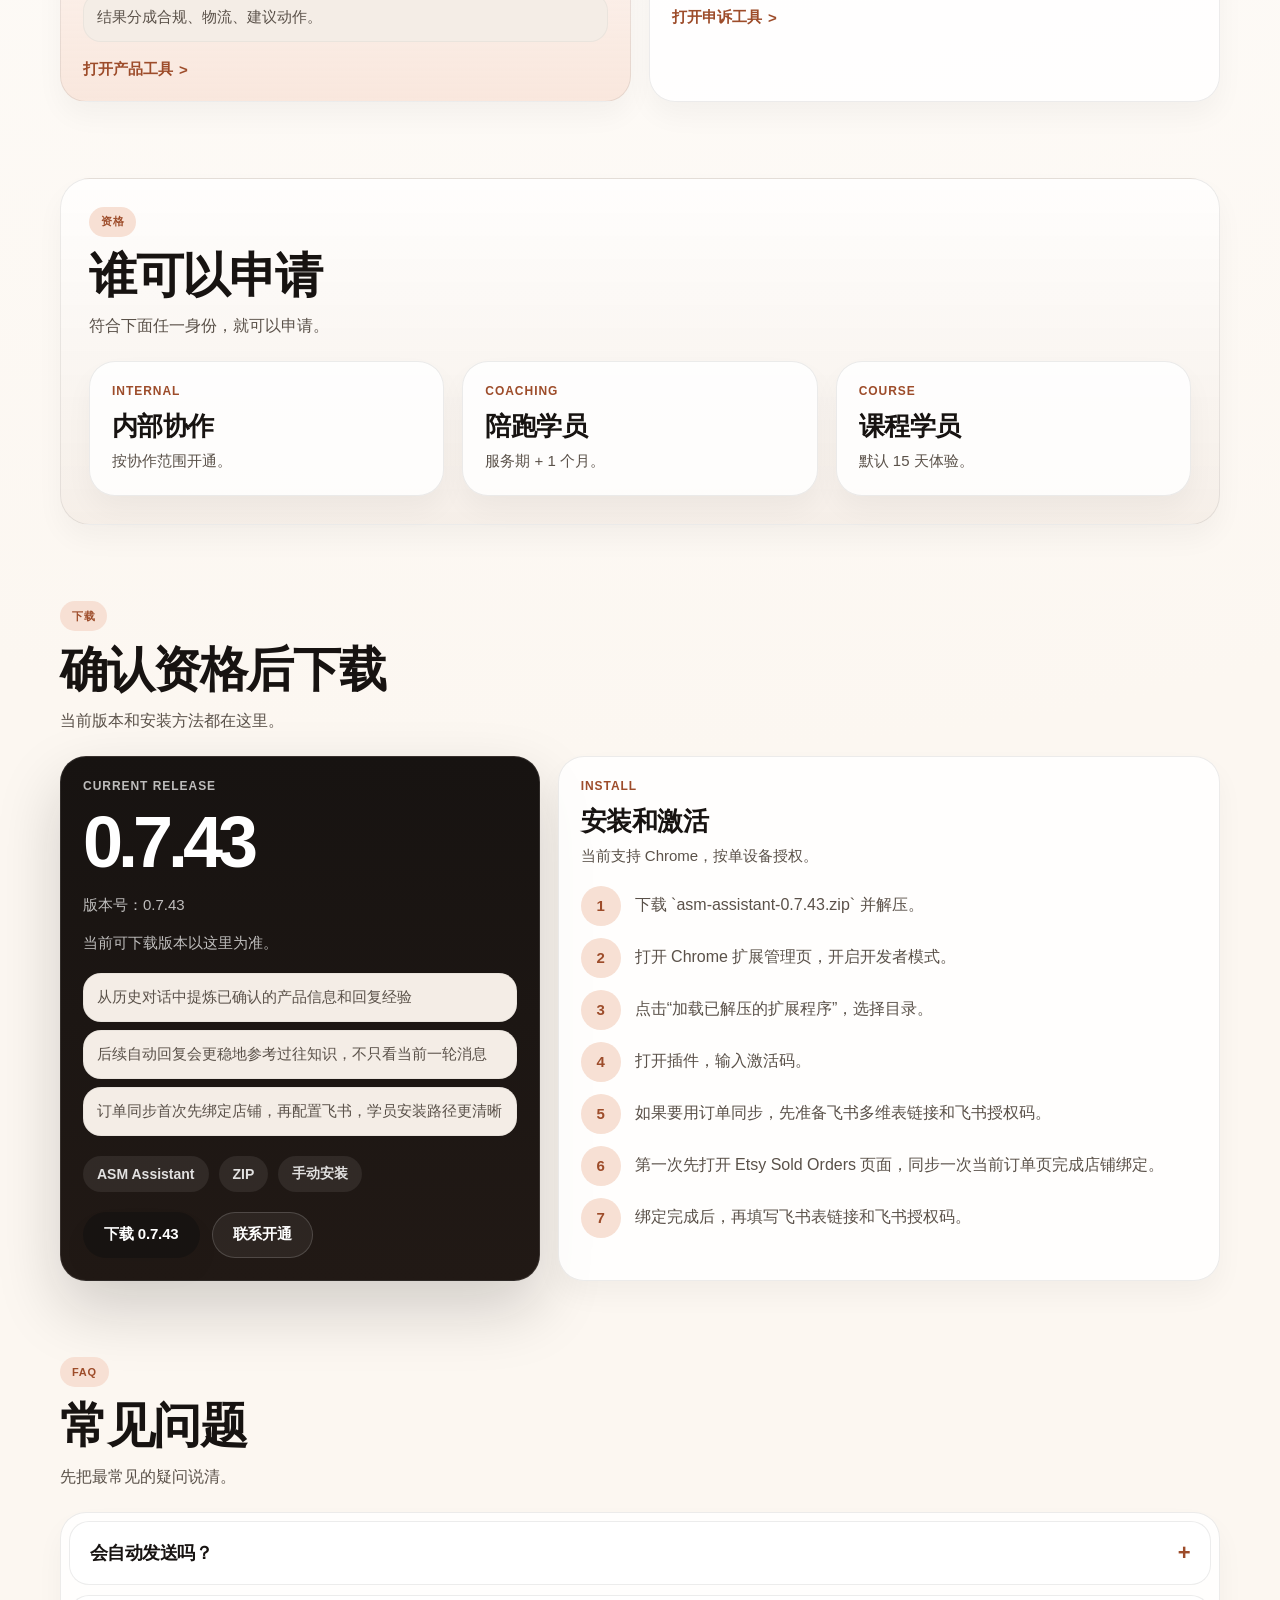
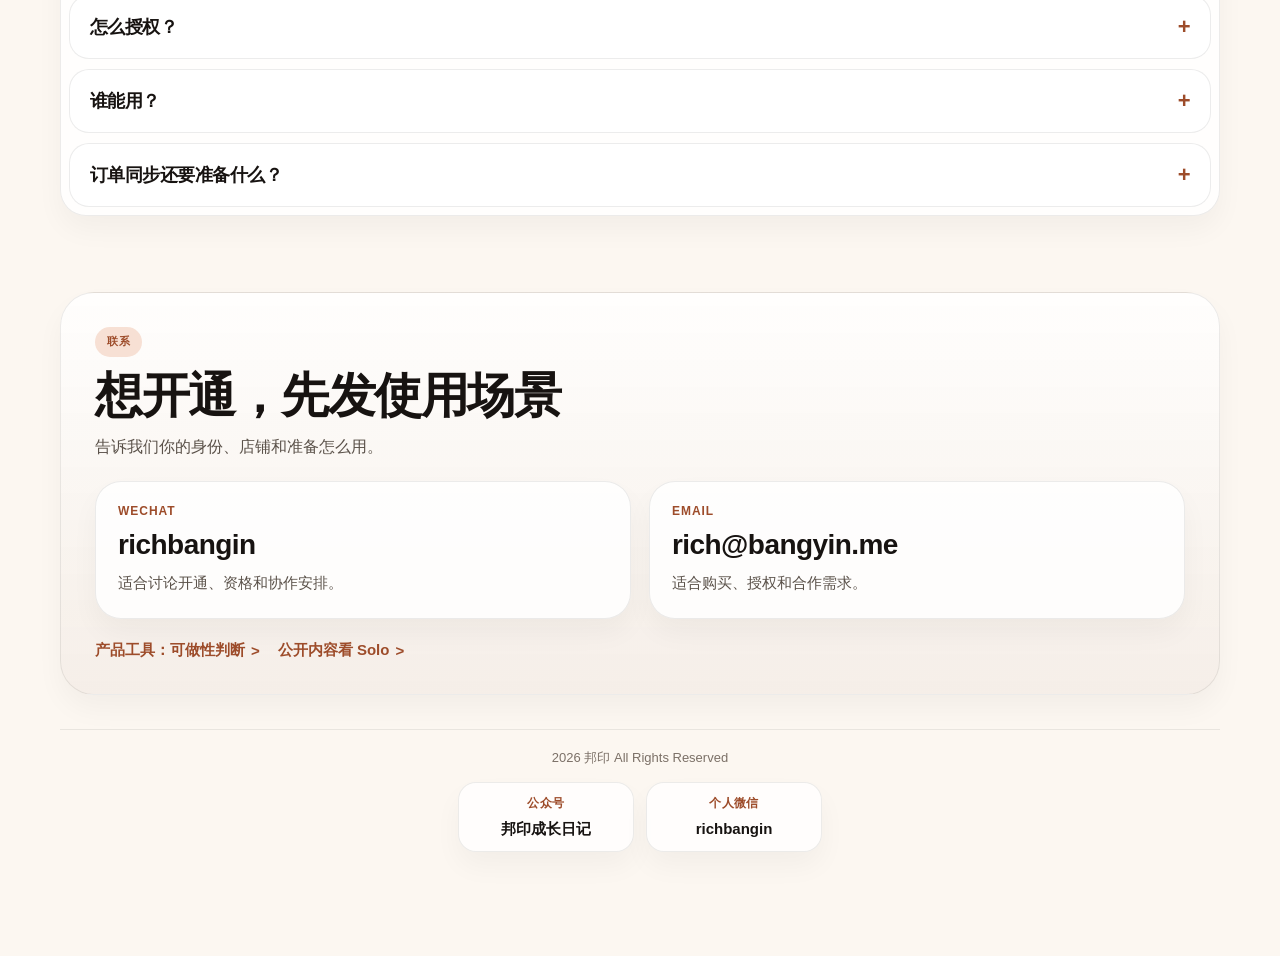
<file: tools/index.html>
<!DOCTYPE html>
<html lang="zh-CN" data-lang="zh">
<head>
    <meta charset="UTF-8">
    <meta name="viewport" content="width=device-width, initial-scale=1.0">
    <title data-copy-key="meta.title" data-copy-zh="Bangyin Tools | ASM Assistant 运营插件" data-copy-en="Bangyin Tools | ASM Assistant for Etsy Sellers">Bangyin Tools | ASM Assistant 运营插件</title>
    <meta name="description" content="ASM Assistant 是给 Etsy 卖家的运营插件。消息、订单、定价已上线。先看资格，再下载。">
    <meta name="keywords" content="Bangyin,ASM Assistant,Etsy tools,message assistant,order sync,pricing,listing generator">
    <link rel="canonical" href="https://bangyin.me/tools/">
    <link rel="icon" type="image/svg+xml" href="/assets/by-mark.svg">
    <meta property="og:type" content="website">
    <meta property="og:url" content="https://bangyin.me/tools/">
    <meta property="og:title" content="Bangyin Tools | ASM Assistant 运营插件">
    <meta property="og:description" content="消息、订单、定价已上线。先看资格，再下载。">
    <meta property="og:image" content="https://bangyin.me/assets/og-tools.svg">
    <meta property="og:locale" content="zh_CN">
    <meta name="twitter:card" content="summary_large_image">
    <meta name="twitter:title" content="Bangyin Tools | ASM Assistant 运营插件">
    <meta name="twitter:description" content="消息、订单、定价已上线。先看资格，再下载。">
    <meta name="twitter:image" content="https://bangyin.me/assets/og-tools.svg">
    <style>
        :root {
            color-scheme: light;
            --bg: #fcf7f1;
            --bg-soft: #f4ede6;
            --surface: rgba(255,255,255,0.74);
            --surface-strong: #ffffff;
            --text: #171311;
            --text-soft: #5a5149;
            --muted: #7b7067;
            --line: rgba(23,19,15,0.08);
            --brand: #c7683c;
            --brand-strong: #9d4c2a;
            --brand-soft: #f7e0d4;
            --action: #171311;
            --action-text: #ffffff;
            --link: #9d4c2a;
            --focus: #0a72ef;
            --dark-bg: #12100f;
            --dark-panel: #1a1715;
            --dark-line: rgba(255,255,255,0.1);
            --dark-muted: rgba(255,255,255,0.72);
            --shadow-soft: 0 14px 28px rgba(34, 23, 12, 0.04);
            --shadow-float: 0 18px 44px rgba(34, 23, 12, 0.05);
            --shadow-dark: 0 28px 64px rgba(18, 16, 15, 0.18);
            --radius-xl: 40px;
            --radius-lg: 30px;
            --radius-md: 24px;
        }

        html[data-lang="zh"] .lang-en,
        html[data-lang="en"] .lang-zh {
            display: none !important;
        }

        * { box-sizing: border-box; }

        html {
            scroll-behavior: smooth;
        }

        body {
            margin: 0;
            font-family: "SF Pro Display", "SF Pro Text", -apple-system, BlinkMacSystemFont, "PingFang SC", "Helvetica Neue", sans-serif;
            color: var(--text);
            background:
                radial-gradient(circle at top center, rgba(255,255,255,0.96) 0%, rgba(255,255,255,0.78) 20%, rgba(252,247,241,0.92) 56%, rgba(252,247,241,1) 100%),
                var(--bg);
        }

        a { color: inherit; text-decoration: none; }
        button { font: inherit; }

        a:focus-visible,
        button:focus-visible,
        summary:focus-visible {
            outline: 3px solid rgba(10,114,239,0.24);
            outline-offset: 3px;
        }

        .skip-link {
            position: absolute;
            left: 18px;
            top: -48px;
            z-index: 30;
            padding: 10px 14px;
            border-radius: 999px;
            background: var(--action);
            color: #fff;
            font-weight: 700;
            transition: top 0.2s ease;
        }

        .skip-link:focus {
            top: 18px;
        }

        .page {
            max-width: 1200px;
            margin: 0 auto;
            padding: 18px 20px 104px;
        }

        .nav {
            display: flex;
            align-items: center;
            justify-content: space-between;
            gap: 16px;
            padding: 4px 0 18px;
        }

        .brand {
            display: inline-flex;
            align-items: center;
            gap: 12px;
            font-weight: 700;
        }

        .brand-mark {
            width: 42px;
            height: 42px;
            border-radius: 14px;
            display: grid;
            place-items: center;
            background: linear-gradient(180deg, #d77a50 0%, #bc5b33 100%);
            color: #fff;
            letter-spacing: 0.08em;
            font-size: 13px;
            box-shadow: 0 14px 30px rgba(157,76,42,0.16);
        }

        .brand-copy {
            display: grid;
            gap: 2px;
        }

        .brand-name {
            font-size: 18px;
            font-weight: 700;
        }

        .brand-tag {
            font-size: 12px;
            color: var(--text-soft);
            font-weight: 600;
        }

        .nav-right {
            display: flex;
            align-items: center;
            justify-content: flex-end;
            flex-wrap: wrap;
            gap: 10px;
        }

        .nav-links {
            display: flex;
            align-items: center;
            gap: 8px;
            flex-wrap: wrap;
        }

        .nav-link {
            min-height: 38px;
            padding: 0 14px;
            border-radius: 999px;
            border: 1px solid var(--line);
            background: rgba(255,255,255,0.78);
            color: rgba(23,19,17,0.8);
            font-size: 13px;
            font-weight: 700;
            display: inline-flex;
            align-items: center;
            justify-content: center;
            backdrop-filter: blur(12px);
        }

        .nav-link.is-current {
            background: rgba(255,255,255,0.92);
            color: var(--text);
            box-shadow: var(--shadow-soft);
        }

        .lang-switch {
            display: inline-flex;
            align-items: center;
            gap: 2px;
            padding: 3px;
            border-radius: 999px;
            border: 1px solid var(--line);
            background: rgba(255,255,255,0.76);
            backdrop-filter: blur(12px);
        }

        .lang-button {
            min-width: 50px;
            height: 32px;
            padding: 0 11px;
            border: 0;
            border-radius: 999px;
            background: transparent;
            color: var(--muted);
            cursor: pointer;
            font-weight: 700;
        }

        .lang-button.is-active {
            background: var(--surface-strong);
            color: var(--text);
            box-shadow: var(--shadow-soft);
        }

        .tools-main {
            display: grid;
            gap: 76px;
        }

        .hero {
            display: grid;
            grid-template-columns: minmax(0, 1fr) minmax(320px, 0.92fr);
            gap: 40px;
            align-items: start;
            padding: 12px 0 0;
        }

        .eyebrow,
        .section-kicker {
            display: inline-flex;
            align-items: center;
            justify-content: center;
            min-height: 30px;
            padding: 0 12px;
            border-radius: 999px;
            background: var(--brand-soft);
            color: var(--brand-strong);
            font-size: 11px;
            font-weight: 700;
            letter-spacing: 0.06em;
        }

        .hero-title {
            margin: 14px 0 0;
            font-size: clamp(48px, 6vw, 82px);
            line-height: 0.96;
            letter-spacing: -0.06em;
            font-weight: 720;
            max-width: none;
        }

        .hero-title .lang-zh,
        .hero-title .lang-en {
            display: block;
        }

        .hero-title-line {
            display: block;
            white-space: nowrap;
        }

        .hero-copy {
            max-width: 520px;
            margin: 16px 0 0;
            color: var(--text-soft);
            font-size: clamp(17px, 1.5vw, 19px);
            line-height: 1.72;
            letter-spacing: 0;
        }

        .hero-copy strong {
            color: var(--text);
        }

        html[data-lang="zh"] .hero-title {
            max-width: 6.8ch;
            font-size: clamp(46px, 5.5vw, 74px);
            line-height: 1.04;
            letter-spacing: -0.035em;
        }

        html[data-lang="zh"] .hero-title-line + .hero-title-line {
            margin-top: 0.05em;
        }

        html[data-lang="zh"] .hero-copy {
            max-width: 17em;
            font-size: clamp(17px, 1.45vw, 19px);
            line-height: 1.76;
            letter-spacing: 0;
        }

        .hero-actions {
            display: flex;
            align-items: center;
            gap: 12px;
            flex-wrap: wrap;
            margin-top: 24px;
        }

        .btn {
            min-height: 46px;
            padding: 0 20px;
            border-radius: 999px;
            display: inline-flex;
            align-items: center;
            justify-content: center;
            border: 1px solid transparent;
            font-size: 15px;
            font-weight: 700;
            letter-spacing: -0.01em;
        }

        .btn-primary {
            background: var(--action);
            color: var(--action-text);
            box-shadow: var(--shadow-soft);
        }

        .btn-secondary {
            background: rgba(255,255,255,0.86);
            color: var(--text);
            border-color: var(--line);
        }

        .hero-link,
        .text-link,
        .minor-link {
            display: inline-flex;
            align-items: center;
            color: var(--link);
            font-size: 15px;
            font-weight: 700;
        }

        .hero-link::after,
        .text-link::after,
        .minor-link::after {
            content: ">";
            margin-left: 6px;
        }

        .hero-link {
            margin-top: 12px;
        }

        .hero-proof {
            display: flex;
            gap: 8px;
            flex-wrap: wrap;
            margin-top: 20px;
        }

        .hero-proof span {
            min-height: 34px;
            padding: 0 12px;
            border-radius: 999px;
            border: 1px solid var(--line);
            background: rgba(255,255,255,0.56);
            color: var(--text-soft);
            font-size: 13px;
            font-weight: 600;
            display: inline-flex;
            align-items: center;
        }

        .hero-stage {
            width: 100%;
            max-width: 540px;
            justify-self: end;
            margin-top: 10px;
            padding: 18px;
            border-radius: 32px;
            background: linear-gradient(180deg, #1a1512 0%, #231c18 100%);
            border: 1px solid var(--dark-line);
            box-shadow: 0 22px 48px rgba(18, 16, 15, 0.16);
        }

        .hero-stage-head {
            display: flex;
            align-items: center;
            justify-content: space-between;
            gap: 14px;
            margin-bottom: 14px;
        }

        .hero-stage-label {
            color: var(--brand-soft);
            font-size: 12px;
            font-weight: 700;
            letter-spacing: 0.08em;
            text-transform: uppercase;
        }

        .hero-stage-note {
            color: var(--dark-muted);
            font-size: 14px;
            font-weight: 600;
        }

        .hero-stage-frame {
            overflow: hidden;
            border-radius: 24px;
            border: 1px solid rgba(255,255,255,0.08);
            background: #171311;
        }

        .hero-stage-frame img {
            display: block;
            width: 100%;
            height: auto;
        }

        .section-head {
            max-width: 620px;
            margin-bottom: 22px;
        }

        .section-title {
            margin: 14px 0 0;
            font-size: clamp(30px, 4.2vw, 48px);
            line-height: 1;
            letter-spacing: -0.04em;
            font-weight: 720;
        }

        .section-copy {
            margin: 12px 0 0;
            color: var(--text-soft);
            font-size: 16px;
            line-height: 1.68;
        }

        html[data-lang="zh"] .section-title {
            line-height: 1.06;
            letter-spacing: -0.03em;
        }

        html[data-lang="zh"] .section-copy,
        html[data-lang="zh"] .card-copy,
        html[data-lang="zh"] .release-copy,
        html[data-lang="zh"] .faq-copy,
        html[data-lang="zh"] .contact-note,
        html[data-lang="zh"] .step-copy {
            line-height: 1.62;
            letter-spacing: 0;
        }

        .features-grid,
        .eligibility-grid,
        .standalone-grid,
        .release-grid,
        .contact-grid {
            display: grid;
            gap: 18px;
        }

        .features-grid,
        .eligibility-grid {
            grid-template-columns: repeat(3, minmax(0, 1fr));
        }

        .release-grid {
            grid-template-columns: minmax(320px, 0.84fr) minmax(0, 1.16fr);
        }

        .feature-card,
        .eligibility-card,
        .standalone-card,
        .release-card,
        .contact-card,
        .faq-shell {
            border-radius: 26px;
            background: rgba(255,255,255,0.82);
            border: 1px solid var(--line);
            box-shadow: var(--shadow-soft);
        }

        .feature-card,
        .eligibility-card,
        .standalone-card,
        .release-card,
        .contact-card {
            padding: 22px;
        }

        .feature-visual {
            height: 138px;
            margin-bottom: 16px;
            border-radius: 22px;
            overflow: hidden;
            position: relative;
            background: linear-gradient(180deg, #fffdfb 0%, #f4ebe3 100%);
        }

        .feature-visual::before,
        .feature-visual::after {
            content: "";
            position: absolute;
            border-radius: 20px;
        }

        .feature-visual--message::before {
            inset: 26px 26px auto;
            height: 14px;
            border-radius: 999px;
            background: rgba(157,76,42,0.18);
        }

        .feature-visual--message::after {
            inset: 58px 26px 26px;
            background: rgba(255,255,255,0.9);
            box-shadow: inset 0 0 0 1px rgba(157,76,42,0.08);
        }

        .feature-visual--orders::before {
            inset: 28px auto auto 28px;
            width: 42%;
            height: 114px;
            background: rgba(23,19,15,0.05);
        }

        .feature-visual--orders::after {
            inset: 28px 28px auto auto;
            width: 30%;
            height: 114px;
            background: rgba(199,104,60,0.18);
        }

        .feature-visual--pricing::before {
            inset: 28px 28px auto;
            height: 14px;
            border-radius: 999px;
            background: rgba(157,76,42,0.16);
        }

        .feature-visual--pricing::after {
            inset: 62px 28px 28px;
            background: rgba(255,255,255,0.9);
            box-shadow: inset 0 0 0 1px rgba(157,76,42,0.08);
        }

        .card-kicker {
            color: var(--brand-strong);
            font-size: 12px;
            font-weight: 700;
            letter-spacing: 0.08em;
            text-transform: uppercase;
        }

        .card-title {
            margin: 14px 0 8px;
            font-size: 26px;
            line-height: 1.04;
            letter-spacing: -0.04em;
            font-weight: 700;
        }

        html[data-lang="zh"] .card-title,
        html[data-lang="zh"] .contact-value {
            line-height: 1.1;
            letter-spacing: -0.02em;
        }

        .card-copy,
        .card-list li,
        .contact-note,
        .release-copy,
        .faq-copy {
            color: var(--text-soft);
            font-size: 15px;
            line-height: 1.66;
        }

        .card-copy,
        .release-copy,
        .faq-copy {
            margin: 0;
        }

        .card-list {
            display: grid;
            gap: 8px;
            padding: 0;
            margin: 12px 0 0;
            list-style: none;
        }

        .card-list li {
            padding: 11px 13px;
            border-radius: 18px;
            background: var(--bg-soft);
            border: 1px solid rgba(23,19,15,0.04);
        }

        .standalone-grid {
            grid-template-columns: repeat(2, minmax(0, 1fr));
        }

        .standalone-card {
            display: block;
            transition: transform 0.2s ease, box-shadow 0.2s ease;
        }

        .standalone-card:hover {
            transform: translateY(-2px);
            box-shadow: var(--shadow-float);
        }

        .standalone-card.is-product {
            background: linear-gradient(180deg, rgba(255,255,255,0.94) 0%, rgba(247,224,212,0.74) 100%);
        }

        .tool-pills {
            display: flex;
            gap: 10px;
            flex-wrap: wrap;
            margin-top: 18px;
        }

        .tool-pill {
            min-height: 34px;
            padding: 0 12px;
            border-radius: 999px;
            border: 1px solid var(--line);
            background: rgba(255,255,255,0.72);
            color: var(--text-soft);
            font-size: 14px;
            font-weight: 600;
            display: inline-flex;
            align-items: center;
        }

        .standalone-card .text-link {
            margin-top: 18px;
        }

        .eligibility-shell {
            padding: 28px;
            border-radius: 30px;
            background: linear-gradient(180deg, rgba(255,255,255,0.8) 0%, rgba(244,237,230,0.86) 100%);
            border: 1px solid var(--line);
            box-shadow: var(--shadow-soft);
        }

        .release-card--featured {
            background: linear-gradient(180deg, #171311 0%, #211915 100%);
            color: #fff;
            border-color: var(--dark-line);
            box-shadow: var(--shadow-dark);
        }

        .release-card--featured .card-kicker,
        .release-card--featured .release-copy {
            color: var(--dark-muted);
        }

        .release-version {
            margin: 16px 0 0;
            font-size: clamp(48px, 6vw, 72px);
            line-height: 0.94;
            letter-spacing: -0.07em;
            font-weight: 700;
        }

        .release-pills {
            display: flex;
            gap: 10px;
            flex-wrap: wrap;
            margin-top: 20px;
        }

        .release-pill {
            min-height: 36px;
            padding: 0 14px;
            border-radius: 999px;
            background: rgba(255,255,255,0.08);
            color: rgba(255,255,255,0.86);
            font-size: 14px;
            font-weight: 600;
            display: inline-flex;
            align-items: center;
        }

        .release-actions {
            display: flex;
            gap: 12px;
            flex-wrap: wrap;
            margin-top: 20px;
        }

        .release-card--featured .btn-secondary {
            background: rgba(255,255,255,0.06);
            color: #fff;
            border-color: rgba(255,255,255,0.16);
        }

        .step-list {
            display: grid;
            gap: 12px;
            margin-top: 18px;
        }

        .step {
            display: grid;
            grid-template-columns: 40px 1fr;
            gap: 14px;
            align-items: start;
        }

        .step-index {
            width: 40px;
            height: 40px;
            border-radius: 50%;
            background: var(--brand-soft);
            color: var(--brand-strong);
            display: grid;
            place-items: center;
            font-size: 15px;
            font-weight: 700;
        }

        .step-copy {
            padding-top: 6px;
            color: var(--text-soft);
            font-size: 16px;
            line-height: 1.55;
        }

        .faq-shell {
            padding: 8px;
        }

        .faq-item + .faq-item {
            margin-top: 10px;
        }

        .faq-item {
            border-radius: 20px;
            background: rgba(255,255,255,0.88);
            border: 1px solid var(--line);
            overflow: hidden;
        }

        .faq-item summary {
            list-style: none;
            cursor: pointer;
            padding: 18px 20px;
            display: flex;
            align-items: center;
            justify-content: space-between;
            gap: 16px;
            font-size: 18px;
            font-weight: 700;
            letter-spacing: -0.03em;
        }

        .faq-item summary::-webkit-details-marker {
            display: none;
        }

        .faq-item summary::after {
            content: "+";
            color: var(--brand-strong);
            font-size: 22px;
            font-weight: 700;
        }

        .faq-item[open] summary::after {
            content: "-";
        }

        .faq-body {
            padding: 0 22px 22px;
        }

        .contact-band {
            padding: 34px;
            border-radius: 34px;
            background: linear-gradient(180deg, rgba(255,255,255,0.82) 0%, rgba(244,237,230,0.88) 100%);
            border: 1px solid var(--line);
            box-shadow: var(--shadow-soft);
        }

        .contact-grid {
            grid-template-columns: repeat(2, minmax(0, 1fr));
        }

        .contact-label {
            color: var(--brand-strong);
            font-size: 12px;
            font-weight: 700;
            letter-spacing: 0.08em;
            text-transform: uppercase;
        }

        .contact-value {
            display: block;
            margin-top: 12px;
            font-size: 28px;
            line-height: 1.04;
            letter-spacing: -0.03em;
            font-weight: 700;
        }

        .contact-note {
            margin-top: 10px;
        }

        .minor-links {
            display: flex;
            gap: 18px;
            flex-wrap: wrap;
            margin-top: 22px;
        }

        footer {
            margin-top: 34px;
            padding-top: 18px;
            border-top: 1px solid var(--line);
            display: flex;
            justify-content: center;
        }

        .footer-stack {
            display: grid;
            gap: 14px;
            justify-items: center;
            text-align: center;
        }

        .footer-copyright {
            color: var(--muted);
            font-size: 13px;
            line-height: 1.6;
        }

        .footer-contacts {
            display: flex;
            gap: 12px;
            flex-wrap: wrap;
            justify-content: center;
        }

        .footer-contact {
            display: grid;
            gap: 6px;
            min-width: 176px;
            padding: 12px 16px;
            border-radius: 18px;
            border: 1px solid var(--line);
            background: rgba(255,255,255,0.78);
            box-shadow: var(--shadow-soft);
        }

        .footer-contact-label {
            color: var(--brand-strong);
            font-size: 12px;
            font-weight: 700;
            letter-spacing: 0.04em;
        }

        .footer-contact-value {
            font-size: 15px;
            line-height: 1.4;
            font-weight: 700;
            color: var(--text-main, var(--ink));
        }

        @media (max-width: 1080px) {
            .hero,
            .features-grid,
            .eligibility-grid,
            .standalone-grid,
            .release-grid,
            .contact-grid {
                grid-template-columns: 1fr;
            }

            .hero-title {
                max-width: none;
            }
        }

        @media (max-width: 720px) {
            .page {
                padding: 14px 14px 72px;
            }

            .nav {
                flex-direction: column;
                align-items: flex-start;
            }

            .nav-right {
                justify-content: flex-start;
                width: 100%;
            }

            .tools-main {
                gap: 52px;
            }

            .hero {
                gap: 20px;
                padding-top: 8px;
            }

            .footer-contacts {
                width: 100%;
                flex-direction: column;
            }

            .footer-contact {
                width: 100%;
            }

            .hero-title {
                font-size: clamp(36px, 12vw, 50px);
            }

            .section-title {
                font-size: clamp(28px, 9vw, 38px);
                line-height: 1.04;
            }

            .hero-copy,
            .section-copy {
                font-size: 15px;
                line-height: 1.68;
            }

            html[data-lang="zh"] .hero-title {
                font-size: clamp(32px, 10vw, 42px);
                line-height: 1.08;
            }

            html[data-lang="zh"] .section-title {
                font-size: clamp(28px, 8.8vw, 38px);
                line-height: 1.08;
            }

            html[data-lang="zh"] .hero-copy,
            html[data-lang="zh"] .section-copy,
            html[data-lang="zh"] .card-copy,
            html[data-lang="zh"] .release-copy,
            html[data-lang="zh"] .faq-copy,
            html[data-lang="zh"] .contact-note,
            html[data-lang="zh"] .step-copy {
                font-size: 15px;
                line-height: 1.7;
            }

            .hero-proof {
                margin-top: 22px;
                gap: 8px;
            }

            .hero-proof span {
                min-height: 34px;
                padding: 0 12px;
                font-size: 13px;
            }

            .hero-stage,
            .eligibility-shell,
            .eligibility-card,
            .release-card,
            .faq-shell,
            .contact-band,
            .contact-card {
                padding: 16px;
            }

            .feature-card {
                display: grid;
                grid-template-columns: 82px minmax(0, 1fr);
                gap: 12px 14px;
                align-items: start;
                padding: 16px;
            }

            .feature-card .feature-visual {
                grid-column: 1;
                grid-row: 1 / span 4;
                height: 82px;
                margin: 0;
                border-radius: 18px;
            }

            .feature-card .feature-visual::before {
                inset: 16px 16px auto;
                height: 10px;
            }

            .feature-card .feature-visual::after {
                inset: 34px 16px 16px;
            }

            .feature-card .feature-visual--orders::before {
                inset: 16px auto auto 16px;
                width: 40%;
                height: 50px;
            }

            .feature-card .feature-visual--orders::after {
                inset: 16px 16px auto auto;
                width: 28%;
                height: 50px;
            }

            .feature-card .feature-visual--pricing::before {
                inset: 16px 16px auto;
                height: 10px;
            }

            .feature-card .feature-visual--pricing::after {
                inset: 34px 16px 16px;
            }

            .feature-card .card-kicker,
            .feature-card .card-title,
            .feature-card .card-copy,
            .feature-card .card-list {
                grid-column: 2;
            }

            .feature-card .card-title {
                margin: 2px 0 6px;
                font-size: 24px;
            }

            .feature-card .card-list {
                margin-top: 8px;
                gap: 6px;
            }

            .feature-card .card-list li {
                padding: 9px 11px;
            }

            .step {
                grid-template-columns: 34px 1fr;
                gap: 12px;
            }

            .step-index {
                width: 34px;
                height: 34px;
                font-size: 14px;
            }

            .step-copy {
                padding-top: 4px;
                font-size: 15px;
                line-height: 1.5;
            }

            .faq-item summary {
                padding: 18px;
                font-size: 18px;
            }

            .faq-body {
                padding: 0 18px 18px;
            }

            .minor-links {
                gap: 12px;
            }
        }
    </style>
    <script src="./release-loader.js" defer></script>
    <script src="/assets/site.js" defer></script>
</head>
<body>
    <a class="skip-link" href="#main">
        <span class="lang-zh">跳到内容</span>
        <span class="lang-en">Skip to content</span>
    </a>
    <div class="page">
        <nav class="nav" aria-label="Primary">
            <div class="brand">
                <div class="brand-mark">BY</div>
                <div class="brand-copy">
                    <div class="brand-name">Bangyin Tools</div>
                    <div class="brand-tag">ASM Assistant</div>
                </div>
            </div>
            <div class="nav-right">
                <div class="nav-links">
                    <a class="nav-link" href="/">
                        <span class="lang-zh">首页</span>
                        <span class="lang-en">Home</span>
                    </a>
                    <a class="nav-link" href="/course">
                        <span class="lang-zh">课程</span>
                        <span class="lang-en">Course</span>
                    </a>
                    <a class="nav-link" href="/shops">
                        <span class="lang-zh">店铺</span>
                        <span class="lang-en">Shops</span>
                    </a>
                    <a class="nav-link" href="https://solo.bangyin.me" target="_blank" rel="noreferrer">
                        <span class="lang-zh">Solo</span>
                        <span class="lang-en">Solo</span>
                    </a>
                    <a class="nav-link is-current" href="/tools/" aria-current="page">
                        <span class="lang-zh">工具</span>
                        <span class="lang-en">Tools</span>
                    </a>
                </div>
                <div class="lang-switch" aria-label="language switch">
                    <button class="lang-button" type="button" data-lang-trigger="zh">中文</button>
                    <button class="lang-button" type="button" data-lang-trigger="en">EN</button>
                </div>
            </div>
        </nav>

        <main id="main" class="tools-main">
            <section class="hero">
                <div>
                    <div class="eyebrow">
                        <span class="lang-zh">ASM Assistant</span>
                        <span class="lang-en">ASM Assistant</span>
                    </div>
                    <h1 class="hero-title">
                        <span class="lang-zh">
                            <span class="hero-title-line">把 Etsy 里的</span>
                            <span class="hero-title-line">重复动作做快</span>
                        </span>
                        <span class="lang-en">
                            <span class="hero-title-line">Speed up the</span>
                            <span class="hero-title-line">repetitive work.</span>
                        </span>
                    </h1>
                    <p class="hero-copy">
                        <span class="lang-zh">消息、订单、定价已上线。<strong>先看资格，再下载。</strong></span>
                        <span class="lang-en">Messages, orders, and pricing are live. <strong>Check access first, then download.</strong></span>
                    </p>
                    <div class="hero-actions">
                        <a class="btn btn-primary" href="#contact">
                            <span class="lang-zh">申请开通</span>
                            <span class="lang-en">Request access</span>
                        </a>
                        <a class="btn btn-secondary" href="#eligibility">
                            <span class="lang-zh">查看资格</span>
                            <span class="lang-en">Check access</span>
                        </a>
                    </div>
                    <a class="hero-link" href="/tools/releases/asm-assistant-0.7.43.zip" data-release-download-link>
                        <span class="lang-zh" data-release-qualified-download-text="zh">我已有资格，下载 0.7.43</span>
                        <span class="lang-en" data-release-qualified-download-text="en">I already qualify, download 0.7.43</span>
                    </a>
                    <div class="hero-proof" aria-label="Highlights">
                        <span>
                            <span class="lang-zh">内部与学员可用</span>
                            <span class="lang-en">Internal and student users</span>
                        </span>
                        <span>
                            <span class="lang-zh">3 个模块已上线</span>
                            <span class="lang-en">3 modules live</span>
                        </span>
                        <span>
                            <span class="lang-zh">Chrome 插件</span>
                            <span class="lang-en">Chrome extension</span>
                        </span>
                    </div>
                </div>

                <div class="hero-stage">
                    <div class="hero-stage-head">
                        <div class="hero-stage-label">
                            <span class="lang-zh">插件预览</span>
                            <span class="lang-en">Plugin preview</span>
                        </div>
                        <div class="hero-stage-note">
                            <span class="lang-zh">消息 / 订单 / 定价</span>
                            <span class="lang-en">Messages / Orders / Pricing</span>
                        </div>
                    </div>
                    <div class="hero-stage-frame">
                        <img src="/assets/tools-product-surface.svg" alt="" aria-hidden="true">
                    </div>
                </div>
            </section>

            <section>
                <div class="section-head">
                    <div class="section-kicker">
                        <span class="lang-zh">插件能力</span>
                        <span class="lang-en">Capabilities</span>
                    </div>
                    <h2 class="section-title">
                        <span class="lang-zh">插件里现在能做什么</span>
                        <span class="lang-en">What the extension handles now</span>
                    </h2>
                    <p class="section-copy">
                        <span class="lang-zh">ASM Assistant 先覆盖这 3 个高频动作。</span>
                        <span class="lang-en">ASM Assistant currently covers these three frequent tasks.</span>
                    </p>
                </div>
                <div class="features-grid">
                    <article class="feature-card">
                        <div class="feature-visual feature-visual--message"></div>
                        <div class="card-kicker">Module 01</div>
                        <h3 class="card-title">
                            <span class="lang-zh">消息处理</span>
                            <span class="lang-en">Message handling</span>
                        </h3>
                        <p class="card-copy">
                            <span class="lang-zh">识别待回复，生成回复建议。</span>
                            <span class="lang-en">Detect pending threads and draft suggested replies.</span>
                        </p>
                        <ul class="card-list">
                            <li>
                                <span class="lang-zh">支持中文补充重写</span>
                                <span class="lang-en">Supports rewrite from Chinese notes</span>
                            </li>
                        </ul>
                    </article>

                    <article class="feature-card">
                        <div class="feature-visual feature-visual--orders"></div>
                        <div class="card-kicker">Module 02</div>
                        <h3 class="card-title">
                            <span class="lang-zh">订单同步</span>
                            <span class="lang-en">Order sync</span>
                        </h3>
                        <p class="card-copy">
                            <span class="lang-zh">识别新单，去重后同步。</span>
                            <span class="lang-en">Detect new orders and sync them after deduplication.</span>
                        </p>
                        <ul class="card-list">
                            <li>
                                <span class="lang-zh">按店铺隔离</span>
                                <span class="lang-en">Keeps counts isolated by store</span>
                            </li>
                        </ul>
                    </article>

                    <article class="feature-card">
                        <div class="feature-visual feature-visual--pricing"></div>
                        <div class="card-kicker">Module 03</div>
                        <h3 class="card-title">
                            <span class="lang-zh">定价支持</span>
                            <span class="lang-en">Pricing support</span>
                        </h3>
                        <p class="card-copy">
                            <span class="lang-zh">拆解竞对，快速测算售价。</span>
                            <span class="lang-en">Break down competitors and estimate price quickly.</span>
                        </p>
                        <ul class="card-list">
                            <li>
                                <span class="lang-zh">减少手动试算</span>
                                <span class="lang-en">Reduces manual trial calculations</span>
                            </li>
                        </ul>
                    </article>
                </div>
            </section>

            <section>
                <div class="section-head">
                    <div class="section-kicker">
                        <span class="lang-zh">更多工具</span>
                        <span class="lang-en">More tools</span>
                    </div>
                    <h2 class="section-title">
                        <span class="lang-zh">还有这些直达工具</span>
                        <span class="lang-en">Direct tools for specific jobs</span>
                    </h2>
                    <p class="section-copy">
                        <span class="lang-zh">遇到具体问题，直接进页面，不需要先装插件。</span>
                        <span class="lang-en">Open these pages directly when you need a specific job done.</span>
                    </p>
                </div>
                <div class="standalone-grid">
                    <a class="standalone-card is-product" href="/tools/etsy-feasibility/">
                        <div class="card-kicker">Product</div>
                        <h3 class="card-title">
                            <span class="lang-zh">产品可做性</span>
                            <span class="lang-en">Product feasibility</span>
                        </h3>
                        <p class="card-copy">
                            <span class="lang-zh">先看 Etsy 合规，再看物流能不能发。</span>
                            <span class="lang-en">Check Etsy compliance first, then shipping feasibility.</span>
                        </p>
                        <div class="tool-pills" aria-hidden="true">
                            <span class="tool-pill">
                                <span class="lang-zh">关键词</span>
                                <span class="lang-en">Keywords</span>
                            </span>
                            <span class="tool-pill">
                                <span class="lang-zh">图片</span>
                                <span class="lang-en">Images</span>
                            </span>
                            <span class="tool-pill">
                                <span class="lang-zh">建议动作</span>
                                <span class="lang-en">Next action</span>
                            </span>
                        </div>
                        <ul class="card-list">
                            <li>
                                <span class="lang-zh">适合上架前先筛。</span>
                                <span class="lang-en">Use it to screen products before launch.</span>
                            </li>
                            <li>
                                <span class="lang-zh">结果分成合规、物流、建议动作。</span>
                                <span class="lang-en">Results are split into compliance, shipping, and action.</span>
                            </li>
                        </ul>
                        <span class="text-link">
                            <span class="lang-zh">打开产品工具</span>
                            <span class="lang-en">Open the product tool</span>
                        </span>
                    </a>

                    <a class="standalone-card" href="/tools/appeal/">
                        <div class="card-kicker">Appeal</div>
                        <h3 class="card-title">
                            <span class="lang-zh">店铺申诉草稿</span>
                            <span class="lang-en">Appeal draft</span>
                        </h3>
                        <p class="card-copy">
                            <span class="lang-zh">把事实整理成能直接提交的申诉材料。</span>
                            <span class="lang-en">Turn facts into a directly usable appeal package.</span>
                        </p>
                        <ul class="card-list">
                            <li>
                                <span class="lang-zh">支持分段生成。</span>
                                <span class="lang-en">Generates section by section.</span>
                            </li>
                            <li>
                                <span class="lang-zh">改完就能复制提交。</span>
                                <span class="lang-en">Edit and copy the result immediately.</span>
                            </li>
                        </ul>
                        <span class="text-link">
                            <span class="lang-zh">打开申诉工具</span>
                            <span class="lang-en">Open the appeal tool</span>
                        </span>
                    </a>
                </div>
            </section>

            <section id="eligibility" class="eligibility-shell">
                <div class="section-head">
                    <div class="section-kicker">
                        <span class="lang-zh">资格</span>
                        <span class="lang-en">Eligibility</span>
                    </div>
                    <h2 class="section-title">
                        <span class="lang-zh">谁可以申请</span>
                        <span class="lang-en">Who can request access</span>
                    </h2>
                    <p class="section-copy">
                        <span class="lang-zh">符合下面任一身份，就可以申请。</span>
                        <span class="lang-en">If you match any of the groups below, you can request access.</span>
                    </p>
                </div>
                <div class="eligibility-grid">
                    <article class="eligibility-card">
                        <div class="card-kicker">Internal</div>
                        <h3 class="card-title">
                            <span class="lang-zh">内部协作</span>
                            <span class="lang-en">Internal collaboration</span>
                        </h3>
                        <p class="card-copy">
                            <span class="lang-zh">按协作范围开通。</span>
                            <span class="lang-en">Activated according to the collaboration scope.</span>
                        </p>
                    </article>

                    <article class="eligibility-card">
                        <div class="card-kicker">Coaching</div>
                        <h3 class="card-title">
                            <span class="lang-zh">陪跑学员</span>
                            <span class="lang-en">Coaching students</span>
                        </h3>
                        <p class="card-copy">
                            <span class="lang-zh">服务期 + 1 个月。</span>
                            <span class="lang-en">Coaching term plus one month.</span>
                        </p>
                    </article>

                    <article class="eligibility-card">
                        <div class="card-kicker">Course</div>
                        <h3 class="card-title">
                            <span class="lang-zh">课程学员</span>
                            <span class="lang-en">Course students</span>
                        </h3>
                        <p class="card-copy">
                            <span class="lang-zh">默认 15 天体验。</span>
                            <span class="lang-en">Default 15-day trial.</span>
                        </p>
                    </article>
                </div>
            </section>

            <section>
                <div class="section-head">
                    <div class="section-kicker">
                        <span class="lang-zh">下载</span>
                        <span class="lang-en">Release</span>
                    </div>
                    <h2 class="section-title">
                        <span class="lang-zh">确认资格后下载</span>
                        <span class="lang-en">Download after access is confirmed</span>
                    </h2>
                    <p class="section-copy">
                        <span class="lang-zh">当前版本和安装方法都在这里。</span>
                        <span class="lang-en">The current version and install steps live here.</span>
                    </p>
                </div>
                <div class="release-grid">
                    <article class="release-card release-card--featured">
                        <div class="card-kicker">Current Release</div>
                        <div class="release-version" data-release-version>0.7.43</div>
                        <p class="release-copy" style="margin-top:16px;">
                            <span class="lang-zh" data-release-version-label="zh">版本号：0.7.43</span>
                            <span class="lang-en" data-release-version-label="en">Version: 0.7.43</span>
                        </p>
                        <p class="release-copy" style="margin-top:14px;">
                            <span class="lang-zh">当前可下载版本以这里为准。</span>
                            <span class="lang-en">This is the current downloadable build.</span>
                        </p>
                        <ul class="card-list" data-release-notes style="margin-top: 18px;">
                            <li>从历史对话中提炼已确认的产品信息和回复经验。</li>
                            <li>后续自动回复会更稳地参考过往知识，不只看当前一轮消息。</li>
                            <li>订单同步首次先绑定店铺，再配置飞书，学员安装路径更清晰。</li>
                        </ul>
                        <div class="release-pills">
                            <div class="release-pill">ASM Assistant</div>
                            <div class="release-pill">ZIP</div>
                            <div class="release-pill">
                                <span class="lang-zh">手动安装</span>
                                <span class="lang-en">Manual install</span>
                            </div>
                        </div>
                        <div class="release-actions">
                            <a class="btn btn-primary" href="/tools/releases/asm-assistant-0.7.43.zip" data-release-download-link>
                                <span class="lang-zh" data-release-download-text="zh">下载 0.7.43</span>
                                <span class="lang-en" data-release-download-text="en">Download 0.7.43</span>
                            </a>
                            <a class="btn btn-secondary" href="#contact">
                                <span class="lang-zh">联系开通</span>
                                <span class="lang-en">Request access</span>
                            </a>
                        </div>
                    </article>

                    <article class="release-card">
                        <div class="card-kicker">Install</div>
                        <h3 class="card-title">
                            <span class="lang-zh">安装和激活</span>
                            <span class="lang-en">Install and activate</span>
                        </h3>
                        <p class="release-copy">
                            <span class="lang-zh">当前支持 Chrome，按单设备授权。</span>
                            <span class="lang-en">Currently supports Chrome with single-device authorization.</span>
                        </p>
                        <div class="step-list">
                            <div class="step">
                                <div class="step-index">1</div>
                                <div class="step-copy">
                                    <span class="lang-zh" data-release-filename-step="zh">下载 `asm-assistant-0.7.43.zip` 并解压。</span>
                                    <span class="lang-en" data-release-filename-step="en">Download `asm-assistant-0.7.43.zip` and unzip it.</span>
                                </div>
                            </div>
                            <div class="step">
                                <div class="step-index">2</div>
                                <div class="step-copy">
                                    <span class="lang-zh">打开 Chrome 扩展管理页，开启开发者模式。</span>
                                    <span class="lang-en">Open Chrome extensions and enable Developer mode.</span>
                                </div>
                            </div>
                            <div class="step">
                                <div class="step-index">3</div>
                                <div class="step-copy">
                                    <span class="lang-zh">点击“加载已解压的扩展程序”，选择目录。</span>
                                    <span class="lang-en">Click “Load unpacked” and select the folder.</span>
                                </div>
                            </div>
                            <div class="step">
                                <div class="step-index">4</div>
                                <div class="step-copy">
                                    <span class="lang-zh">打开插件，输入激活码。</span>
                                    <span class="lang-en">Open the extension and enter the activation code.</span>
                                </div>
                            </div>
                            <div class="step">
                                <div class="step-index">5</div>
                                <div class="step-copy">
                                    <span class="lang-zh">如果要用订单同步，先准备飞书多维表链接和飞书授权码。</span>
                                    <span class="lang-en">If you need order sync, prepare the Feishu table link and Feishu auth code first.</span>
                                </div>
                            </div>
                            <div class="step">
                                <div class="step-index">6</div>
                                <div class="step-copy">
                                    <span class="lang-zh">第一次先打开 Etsy Sold Orders 页面，同步一次当前订单页完成店铺绑定。</span>
                                    <span class="lang-en">Open Etsy Sold Orders and sync the current page once to bind the shop for the first time.</span>
                                </div>
                            </div>
                            <div class="step">
                                <div class="step-index">7</div>
                                <div class="step-copy">
                                    <span class="lang-zh">绑定完成后，再填写飞书表链接和飞书授权码。</span>
                                    <span class="lang-en">After the shop is bound, fill in the Feishu table link and auth code.</span>
                                </div>
                            </div>
                        </div>
                    </article>
                </div>
            </section>

            <section>
                <div class="section-head">
                    <div class="section-kicker">
                        <span class="lang-zh">FAQ</span>
                        <span class="lang-en">FAQ</span>
                    </div>
                    <h2 class="section-title">
                        <span class="lang-zh">常见问题</span>
                        <span class="lang-en">Common questions</span>
                    </h2>
                    <p class="section-copy">
                        <span class="lang-zh">先把最常见的疑问说清。</span>
                        <span class="lang-en">These are the most common questions before using it.</span>
                    </p>
                </div>
                <div class="faq-shell">
                    <details class="faq-item">
                        <summary>
                            <span class="lang-zh">会自动发送吗？</span>
                            <span class="lang-en">Will it auto-send?</span>
                        </summary>
                        <div class="faq-body">
                            <p class="faq-copy">
                                <span class="lang-zh">不会，你来发。</span>
                                <span class="lang-en">No, you send it yourself.</span>
                            </p>
                        </div>
                    </details>
                    <details class="faq-item">
                        <summary>
                            <span class="lang-zh">怎么授权？</span>
                            <span class="lang-en">How does activation work?</span>
                        </summary>
                        <div class="faq-body">
                            <p class="faq-copy">
                                <span class="lang-zh">一机一码。</span>
                                <span class="lang-en">One device, one code.</span>
                            </p>
                        </div>
                    </details>
                    <details class="faq-item">
                        <summary>
                            <span class="lang-zh">谁能用？</span>
                            <span class="lang-en">Who can use it?</span>
                        </summary>
                        <div class="faq-body">
                            <p class="faq-copy">
                                <span class="lang-zh">内部和符合条件的学员。</span>
                                <span class="lang-en">Internal users and eligible students.</span>
                            </p>
                        </div>
                    </details>
                    <details class="faq-item">
                        <summary>
                            <span class="lang-zh">订单同步还要准备什么？</span>
                            <span class="lang-en">What else is needed for order sync?</span>
                        </summary>
                        <div class="faq-body">
                            <p class="faq-copy">
                                <span class="lang-zh">除了插件激活码，还要准备飞书多维表链接和飞书授权码。第一次要先在 Etsy Sold Orders 页面同步一次当前订单页，完成店铺绑定后再填飞书配置。</span>
                                <span class="lang-en">Besides the extension activation code, you also need the Feishu table link and auth code. The first step is syncing the current Etsy Sold Orders page once to bind the shop, then fill in the Feishu settings.</span>
                            </p>
                        </div>
                    </details>
                </div>
            </section>

            <section class="contact-band" id="contact">
                <div class="section-head">
                    <div class="section-kicker">
                        <span class="lang-zh">联系</span>
                        <span class="lang-en">Contact</span>
                    </div>
                    <h2 class="section-title">
                        <span class="lang-zh">想开通，先发使用场景</span>
                        <span class="lang-en">If you want access, send the usage context first</span>
                    </h2>
                    <p class="section-copy">
                        <span class="lang-zh">告诉我们你的身份、店铺和准备怎么用。</span>
                        <span class="lang-en">Tell us who you are, which shop you run, and how you plan to use it.</span>
                    </p>
                </div>
                <div class="contact-grid">
                    <div class="contact-card">
                        <div class="contact-label">WeChat</div>
                        <span class="contact-value">richbangin</span>
                        <div class="contact-note">
                            <span class="lang-zh">适合讨论开通、资格和协作安排。</span>
                            <span class="lang-en">Best for access, eligibility, and coordination.</span>
                        </div>
                    </div>
                    <a class="contact-card" href="mailto:rich@bangyin.me">
                        <div class="contact-label">Email</div>
                        <span class="contact-value">rich@bangyin.me</span>
                        <div class="contact-note">
                            <span class="lang-zh">适合购买、授权和合作需求。</span>
                            <span class="lang-en">Useful for purchase, licensing, and collaboration requests.</span>
                        </div>
                    </a>
                </div>
                <div class="minor-links">
                    <a class="minor-link" href="/tools/etsy-feasibility/">
                        <span class="lang-zh">产品工具：可做性判断</span>
                        <span class="lang-en">Product tool: Feasibility</span>
                    </a>
                    <a class="minor-link" href="https://solo.bangyin.me" target="_blank" rel="noreferrer">
                        <span class="lang-zh">公开内容看 Solo</span>
                        <span class="lang-en">Public updates in Solo</span>
                    </a>
                </div>
            </section>
        </main>

        <footer>
            <div class="footer-stack">
                <div class="footer-copyright">2026 邦印 All Rights Reserved</div>
                <div class="footer-contacts" aria-label="联系方式">
                    <div class="footer-contact">
                        <span class="footer-contact-label">公众号</span>
                        <span class="footer-contact-value">邦印成长日记</span>
                    </div>
                    <div class="footer-contact">
                        <span class="footer-contact-label">个人微信</span>
                        <span class="footer-contact-value">richbangin</span>
                    </div>
                </div>
            </div>
        </footer>
    </div>
</body>
</html>
</file>
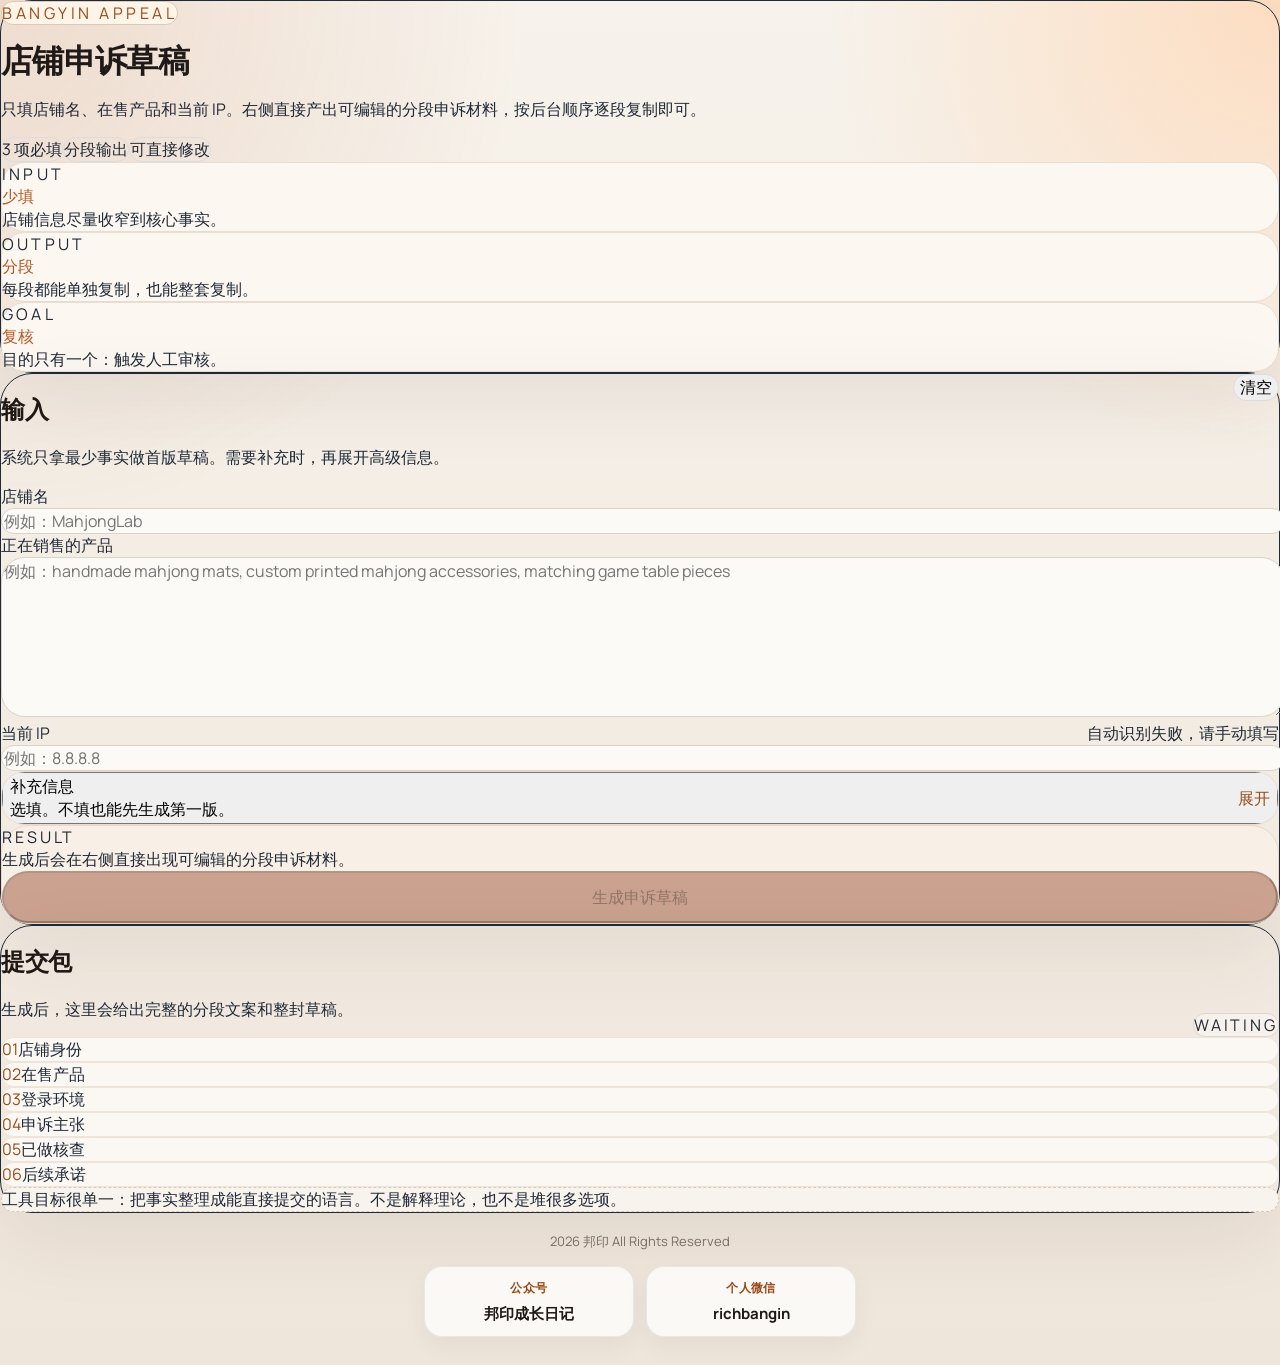
<file: tools/appeal/index.html>
<!doctype html>
<html lang="zh-CN">
  <head>
    <meta charset="UTF-8" />
    <link rel="icon" type="image/svg+xml" href="./vite.svg" />
    <meta name="viewport" content="width=device-width, initial-scale=1.0" />
    <meta name="description" content="Bangyin 店铺申诉草稿工具。只填店铺名、在售产品和当前 IP，直接生成分段申诉材料。" />
    <title>Bangyin Appeal | 店铺申诉草稿</title>
    <script type="module" crossorigin src="./assets/index-TM8FGjzZ.js"></script>
    <link rel="stylesheet" crossorigin href="./assets/index-D1UrakgJ.css">
    <style>
      body {
        display: flex;
        flex-direction: column;
      }

      #root {
        flex: 1 0 auto;
      }

      footer {
        padding: 18px 16px 28px;
        display: flex;
        justify-content: center;
      }

      .footer-stack {
        display: grid;
        gap: 14px;
        justify-items: center;
        text-align: center;
      }

      .footer-copyright {
        color: #7a6d63;
        font-size: 13px;
        line-height: 1.6;
      }

      .footer-contacts {
        display: flex;
        gap: 12px;
        flex-wrap: wrap;
        justify-content: center;
      }

      .footer-contact {
        display: grid;
        gap: 6px;
        min-width: 176px;
        padding: 12px 16px;
        border-radius: 18px;
        border: 1px solid rgba(31, 24, 20, 0.08);
        background: rgba(255, 255, 255, 0.74);
        box-shadow: 0 10px 24px rgba(45, 31, 16, 0.05);
      }

      .footer-contact-label {
        color: #9a4a17;
        font-size: 12px;
        font-weight: 700;
        letter-spacing: 0.04em;
      }

      .footer-contact-value {
        font-size: 15px;
        line-height: 1.4;
        font-weight: 700;
        color: #201814;
      }

      @media (max-width: 720px) {
        .footer-contacts {
          width: 100%;
          flex-direction: column;
        }

        .footer-contact {
          width: 100%;
        }
      }
    </style>
  </head>
  <body>
    <div id="root"></div>
    <footer>
      <div class="footer-stack">
        <div class="footer-copyright">2026 邦印 All Rights Reserved</div>
        <div class="footer-contacts" aria-label="联系方式">
          <div class="footer-contact">
            <span class="footer-contact-label">公众号</span>
            <span class="footer-contact-value">邦印成长日记</span>
          </div>
          <div class="footer-contact">
            <span class="footer-contact-label">个人微信</span>
            <span class="footer-contact-value">richbangin</span>
          </div>
        </div>
      </div>
    </footer>
  </body>
</html>
</file>
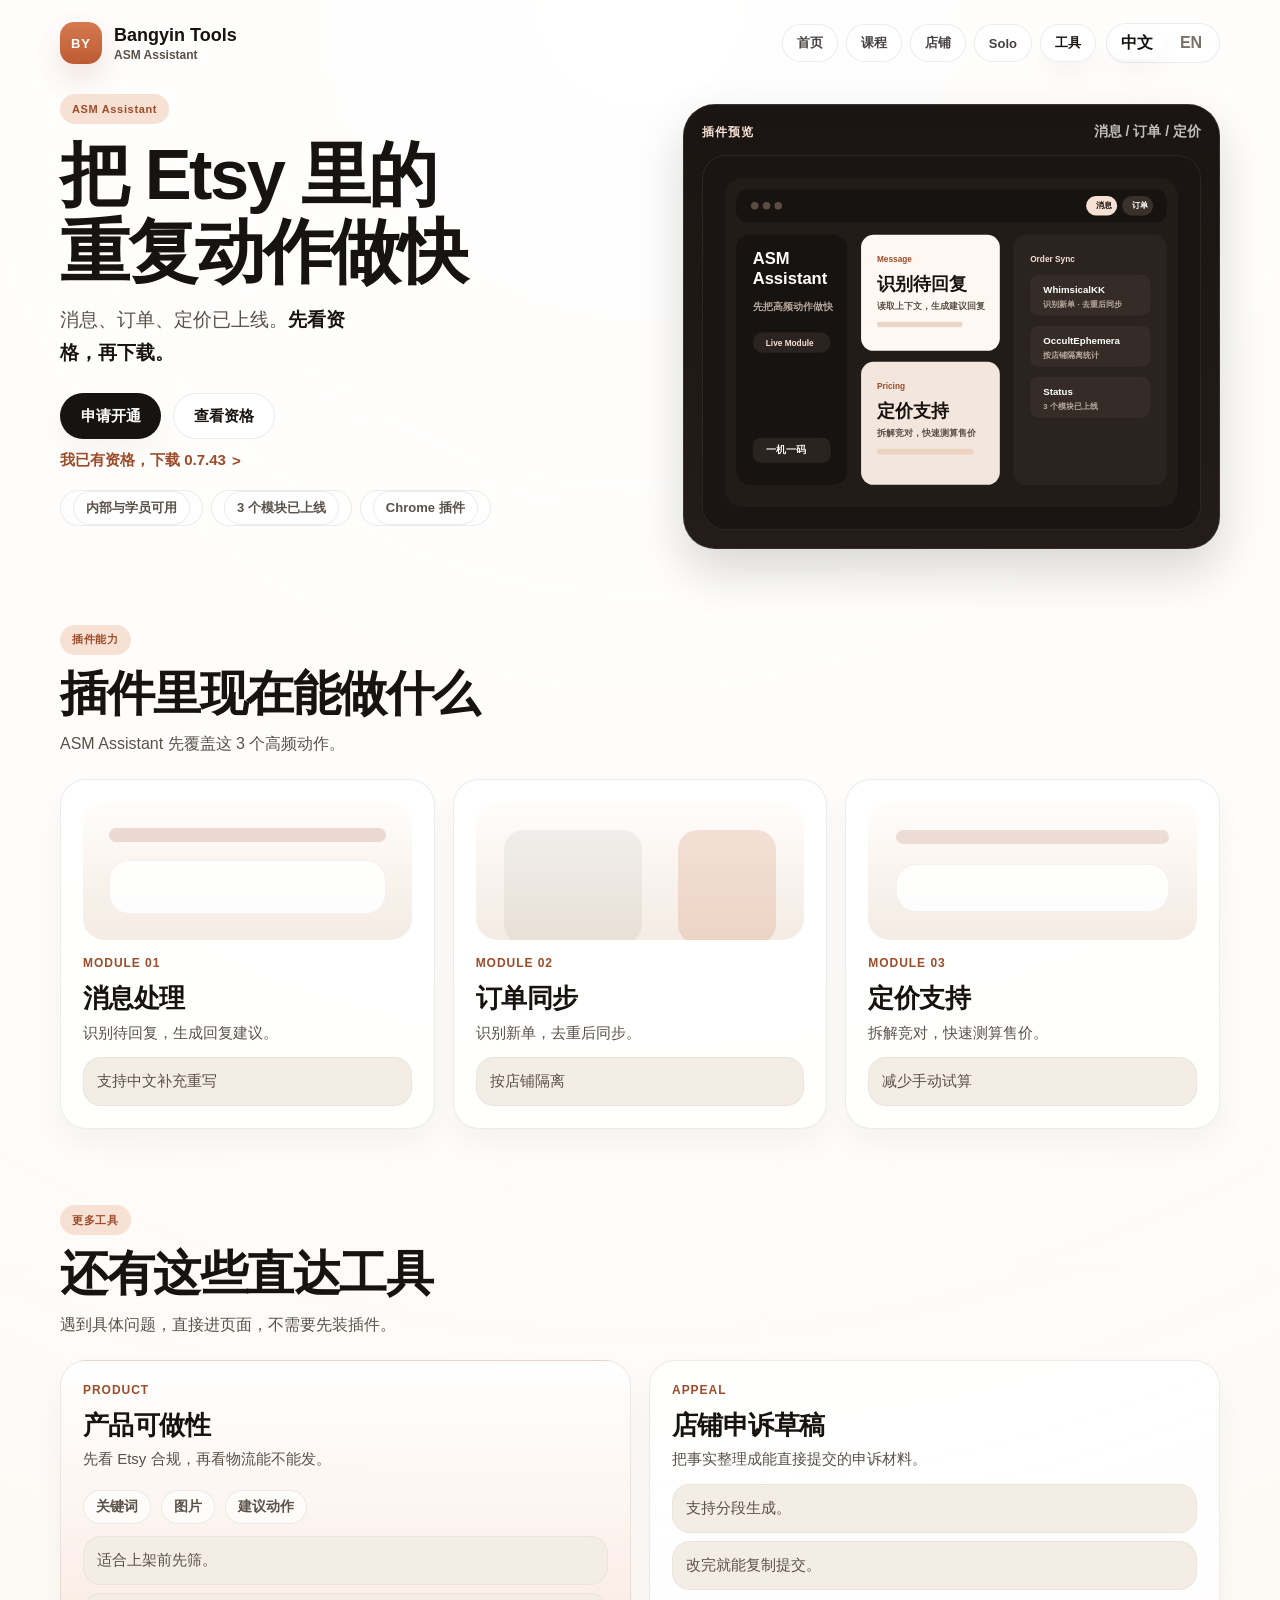
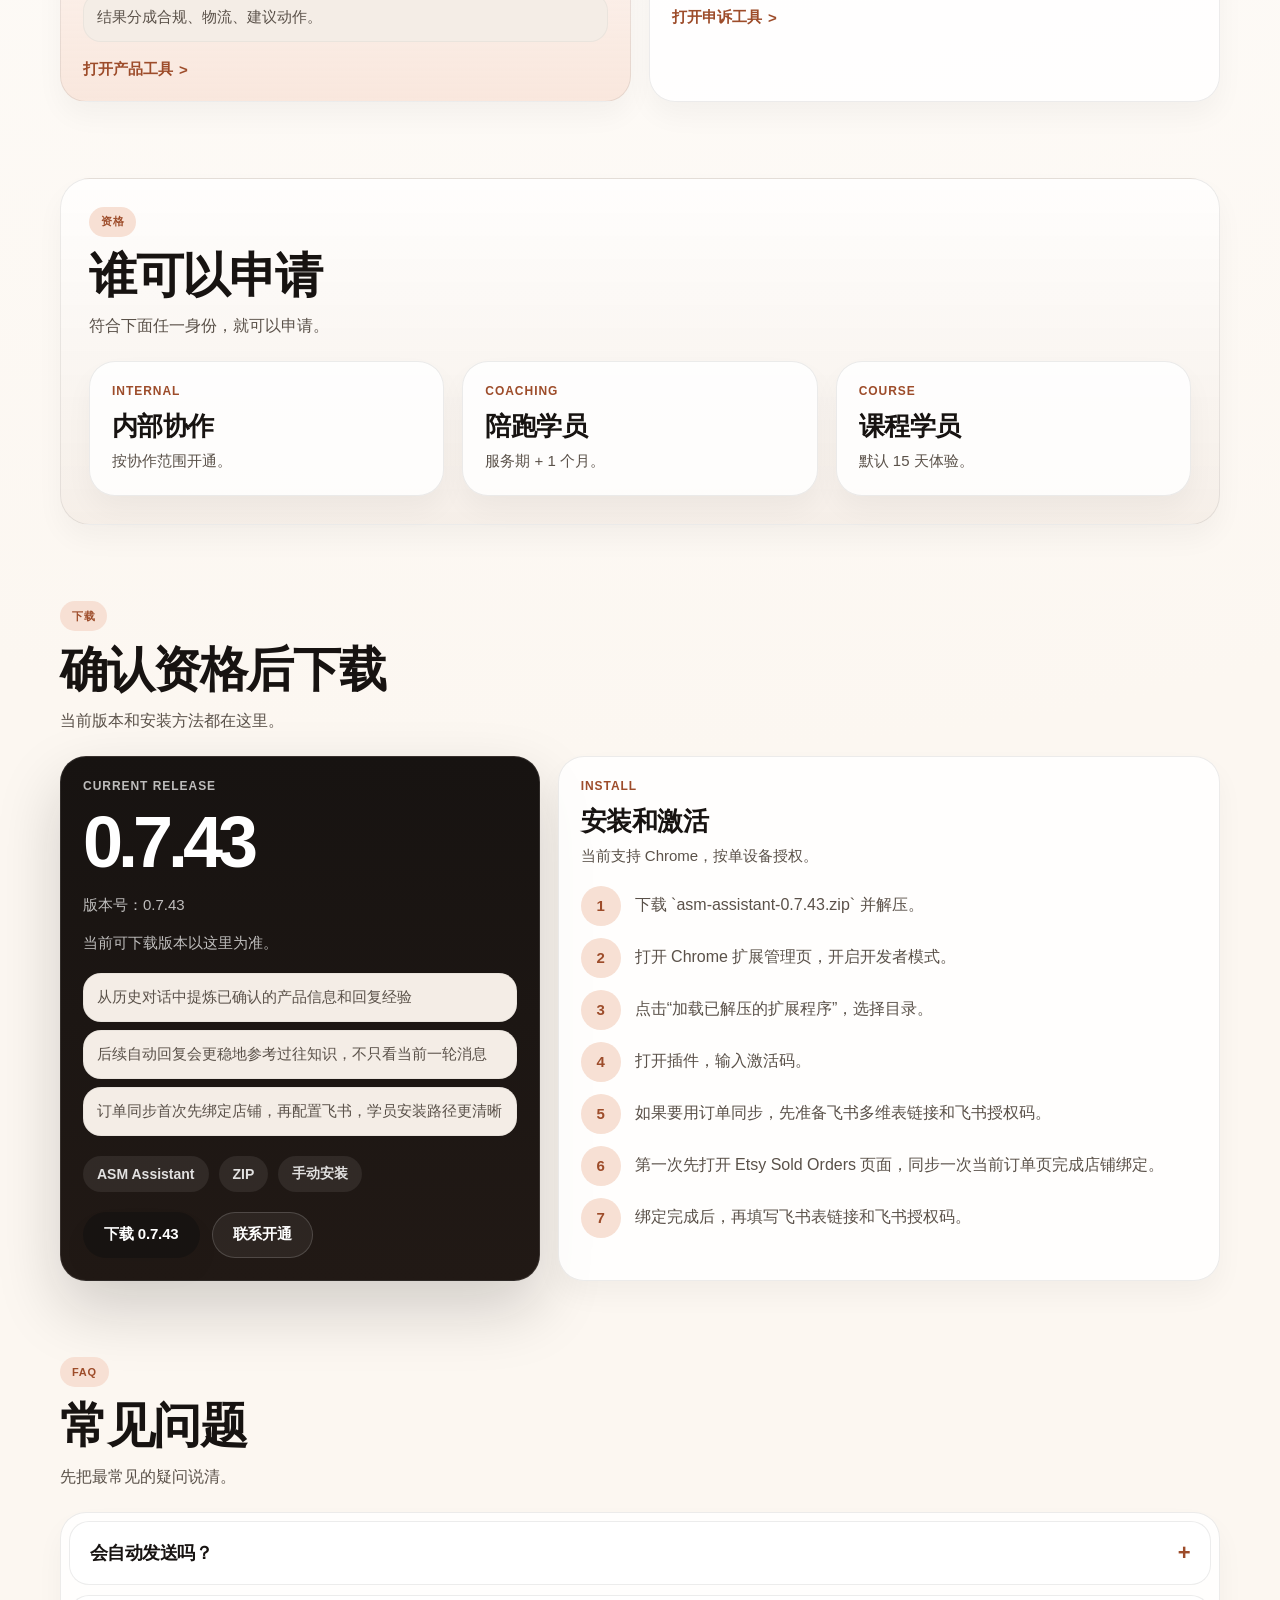
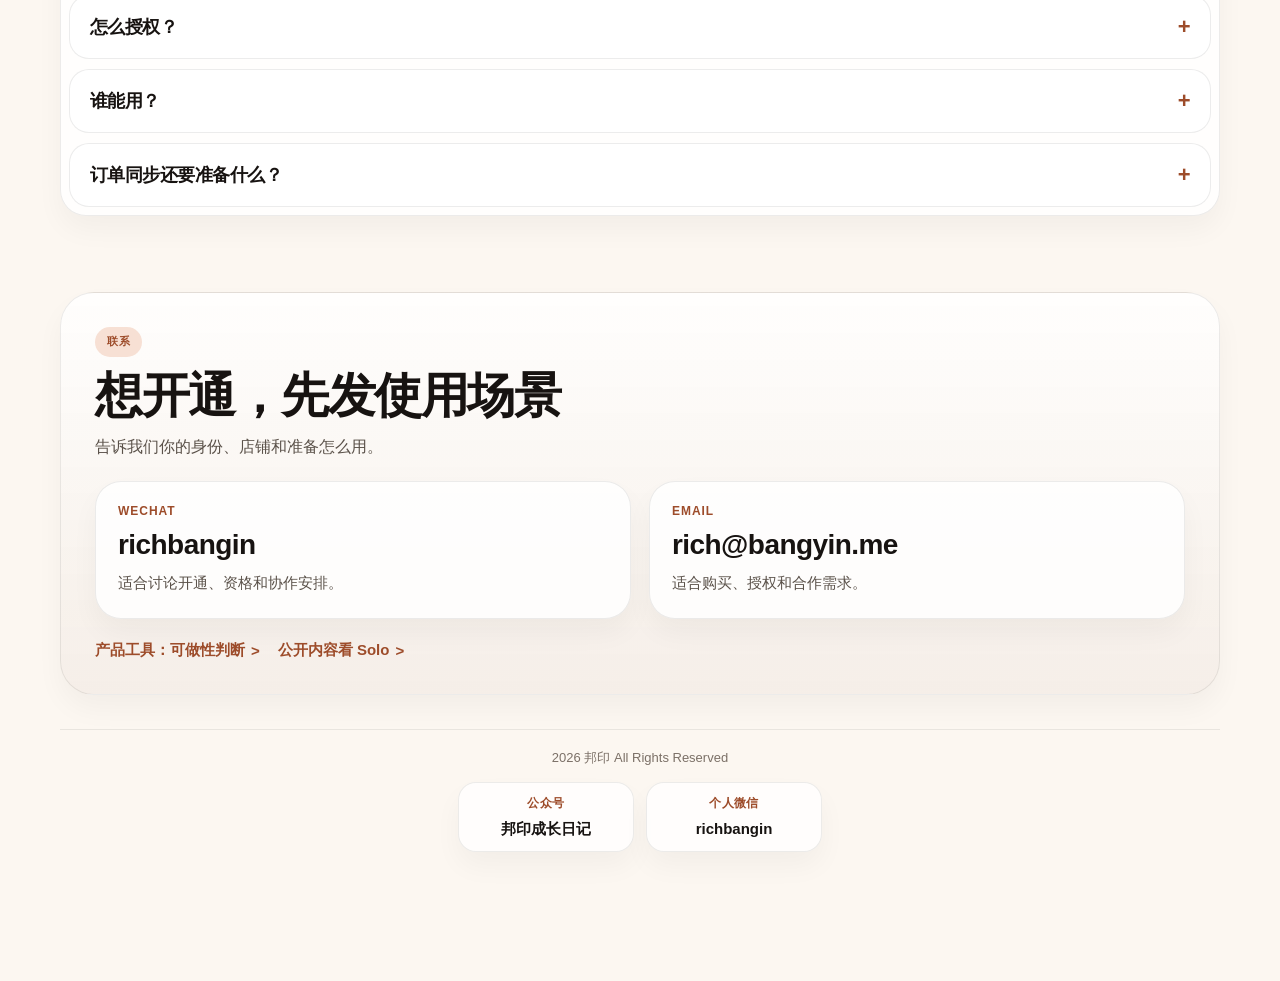
<file: tools/asm-assistant/index.html>
<!DOCTYPE html>
<html lang="zh-CN">
<head>
  <meta charset="UTF-8">
  <meta http-equiv="refresh" content="0; url=/tools">
  <meta name="viewport" content="width=device-width, initial-scale=1.0">
  <title>正在跳转到 ASM Assistant 软件中心</title>
</head>
<body>
  <p>正在跳转到 <a href="/tools">ASM Assistant 软件中心</a>。</p>
</body>
</html>
</file>
<file: tools/appeal/assets/index-D1UrakgJ.css>
@import"https://fonts.googleapis.com/css2?family=Fraunces:opsz,wght@9..144,600;9..144,700&family=Manrope:wght@400;500;600;700;800&display=swap";@layer properties{@supports ((-webkit-hyphens:none) and (not (margin-trim:inline))) or ((-moz-orient:inline) and (not (color:rgb(from red r g b)))){*,:before,:after,::backdrop{--tw-scale-x:1;--tw-scale-y:1;--tw-scale-z:1;--tw-border-style:solid;--tw-gradient-position:initial;--tw-gradient-from:#0000;--tw-gradient-via:#0000;--tw-gradient-to:#0000;--tw-gradient-stops:initial;--tw-gradient-via-stops:initial;--tw-gradient-from-position:0%;--tw-gradient-via-position:50%;--tw-gradient-to-position:100%;--tw-leading:initial;--tw-tracking:initial;--tw-shadow:0 0 #0000;--tw-shadow-color:initial;--tw-shadow-alpha:100%;--tw-inset-shadow:0 0 #0000;--tw-inset-shadow-color:initial;--tw-inset-shadow-alpha:100%;--tw-ring-color:initial;--tw-ring-shadow:0 0 #0000;--tw-inset-ring-color:initial;--tw-inset-ring-shadow:0 0 #0000;--tw-ring-inset:initial;--tw-ring-offset-width:0px;--tw-ring-offset-color:#fff;--tw-ring-offset-shadow:0 0 #0000;--tw-duration:initial}}}.absolute{position:absolute}.fixed{position:fixed}.relative{position:relative}.z-50{z-index:50}.mx-auto{margin-inline:auto}.block{display:block}.flex{display:flex}.grid{display:grid}.hidden{display:none}.inline-flex{display:inline-flex}.table{display:table}.h-full{height:100%}.min-h-\[46px\]{min-height:46px}.min-h-\[52px\]{min-height:52px}.min-h-\[calc\(100vh-8rem\)\]{min-height:calc(100vh - 8rem)}.min-h-screen{min-height:100vh}.w-full{width:100%}.max-w-\[1380px\]{max-width:1380px}.flex-1{flex:1}.flex-shrink-0{flex-shrink:0}.scale-110{--tw-scale-x:110%;--tw-scale-y:110%;--tw-scale-z:110%;scale:var(--tw-scale-x) var(--tw-scale-y)}.resize-none{resize:none}.grid-cols-2{grid-template-columns:repeat(2,minmax(0,1fr))}.grid-cols-3{grid-template-columns:repeat(3,minmax(0,1fr))}.flex-col{flex-direction:column}.flex-wrap{flex-wrap:wrap}.items-baseline{align-items:baseline}.items-center{align-items:center}.items-end{align-items:flex-end}.items-start{align-items:flex-start}.justify-between{justify-content:space-between}.justify-center{justify-content:center}.self-start{align-self:flex-start}.overflow-hidden{overflow:hidden}.rounded-\[18px\]{border-radius:18px}.rounded-\[20px\]{border-radius:20px}.rounded-\[22px\]{border-radius:22px}.rounded-\[24px\]{border-radius:24px}.rounded-\[26px\]{border-radius:26px}.rounded-\[28px\]{border-radius:28px}.rounded-\[32px\]{border-radius:32px}.rounded-full{border-radius:3.40282e38px}.border{border-style:var(--tw-border-style);border-width:1px}.border-0{border-style:var(--tw-border-style);border-width:0}.border-2{border-style:var(--tw-border-style);border-width:2px}.border-4{border-style:var(--tw-border-style);border-width:4px}.border-t{border-top-style:var(--tw-border-style);border-top-width:1px}.border-l-4{border-left-style:var(--tw-border-style);border-left-width:4px}.border-dashed{--tw-border-style:dashed;border-style:dashed}.border-\[\#d7ccbe\]{border-color:#d7ccbe}.border-\[\#d8c9ba\]{border-color:#d8c9ba}.border-\[\#d8cbb7\]{border-color:#d8cbb7}.border-\[\#d9dddf\]{border-color:#d9dddf}.border-\[\#ddd2c6\]{border-color:#ddd2c6}.border-\[\#ded7cf\]{border-color:#ded7cf}.border-\[\#e4d7ca\]{border-color:#e4d7ca}.border-\[\#e6dbcf\]{border-color:#e6dbcf}.border-\[\#e7ddd2\]{border-color:#e7ddd2}.border-\[\#e8ddd1\]{border-color:#e8ddd1}.border-\[\#ebe0d5\]{border-color:#ebe0d5}.border-\[\#ecd7c8\]{border-color:#ecd7c8}.border-\[\#eee4d9\]{border-color:#eee4d9}.border-\[\#f1c0ad\]{border-color:#f1c0ad}.bg-\[\#b85721\]{background-color:#b85721}.bg-\[\#f6f1eb\]{background-color:#f6f1eb}.bg-\[\#f8efe6\]{background-color:#f8efe6}.bg-\[\#f8f3ed\]{background-color:#f8f3ed}.bg-\[\#f8f4ee\]{background-color:#f8f4ee}.bg-\[\#fbf8f4\]{background-color:#fbf8f4}.bg-\[\#fcf7f1\]{background-color:#fcf7f1}.bg-\[\#fcf9f4\]{background-color:#fcf9f4}.bg-\[\#fcfaf7\]{background-color:#fcfaf7}.bg-\[\#fff1e6\]{background-color:#fff1e6}.bg-\[\#fff2ec\]{background-color:#fff2ec}.bg-\[\#fff4e8\]{background-color:#fff4e8}.bg-\[\#fffdfa\]{background-color:#fffdfa}.bg-transparent{background-color:#0000}.bg-gradient-to-br{--tw-gradient-position:to bottom right in oklab;background-image:linear-gradient(var(--tw-gradient-stops))}.bg-gradient-to-r{--tw-gradient-position:to right in oklab;background-image:linear-gradient(var(--tw-gradient-stops))}.from-\[\#efe4d7\]{--tw-gradient-from:#efe4d7;--tw-gradient-stops:var(--tw-gradient-via-stops,var(--tw-gradient-position), var(--tw-gradient-from) var(--tw-gradient-from-position), var(--tw-gradient-to) var(--tw-gradient-to-position))}.via-\[\#f7f1ea\]{--tw-gradient-via:#f7f1ea;--tw-gradient-via-stops:var(--tw-gradient-position), var(--tw-gradient-from) var(--tw-gradient-from-position), var(--tw-gradient-via) var(--tw-gradient-via-position), var(--tw-gradient-to) var(--tw-gradient-to-position);--tw-gradient-stops:var(--tw-gradient-via-stops)}.to-\[\#efe4d7\]{--tw-gradient-to:#efe4d7;--tw-gradient-stops:var(--tw-gradient-via-stops,var(--tw-gradient-position), var(--tw-gradient-from) var(--tw-gradient-from-position), var(--tw-gradient-to) var(--tw-gradient-to-position))}.text-center{text-align:center}.text-left{text-align:left}.leading-\[0\.95\]{--tw-leading:.95;line-height:.95}.tracking-\[0\.2em\]{--tw-tracking:.2em;letter-spacing:.2em}.tracking-\[0\.18em\]{--tw-tracking:.18em;letter-spacing:.18em}.tracking-\[0\.22em\]{--tw-tracking:.22em;letter-spacing:.22em}.whitespace-pre-wrap{white-space:pre-wrap}.text-\[\#1f1a17\]{color:#1f1a17}.text-\[\#9a4a17\]{color:#9a4a17}.text-\[\#201814\]{color:#201814}.text-\[\#a2461c\]{color:#a2461c}.text-\[\#b85721\]{color:#b85721}.uppercase{text-transform:uppercase}.italic{font-style:italic}.opacity-25{opacity:.25}.opacity-60{opacity:.6}.opacity-75{opacity:.75}.shadow-\[0_24px_80px_rgba\(45\,31\,16\,0\.08\)\]{--tw-shadow:0 24px 80px var(--tw-shadow-color,#2d1f1014);box-shadow:var(--tw-inset-shadow),var(--tw-inset-ring-shadow),var(--tw-ring-offset-shadow),var(--tw-ring-shadow),var(--tw-shadow)}.shadow-\[0_26px_80px_rgba\(45\,31\,16\,0\.08\)\]{--tw-shadow:0 26px 80px var(--tw-shadow-color,#2d1f1014);box-shadow:var(--tw-inset-shadow),var(--tw-inset-ring-shadow),var(--tw-ring-offset-shadow),var(--tw-ring-shadow),var(--tw-shadow)}.transition{transition-property:color,background-color,border-color,outline-color,text-decoration-color,fill,stroke,--tw-gradient-from,--tw-gradient-via,--tw-gradient-to,opacity,box-shadow,transform,translate,scale,rotate,filter,backdrop-filter,display,content-visibility,overlay,pointer-events;transition-timing-function:var(--tw-ease,ease);transition-duration:var(--tw-duration,0s)}.transition-all{transition-property:all;transition-timing-function:var(--tw-ease,ease);transition-duration:var(--tw-duration,0s)}.transition-colors{transition-property:color,background-color,border-color,outline-color,text-decoration-color,fill,stroke,--tw-gradient-from,--tw-gradient-via,--tw-gradient-to;transition-timing-function:var(--tw-ease,ease);transition-duration:var(--tw-duration,0s)}.transition-transform{transition-property:transform,translate,scale,rotate;transition-timing-function:var(--tw-ease,ease);transition-duration:var(--tw-duration,0s)}.duration-300{--tw-duration:.3s;transition-duration:.3s}.outline-none{--tw-outline-style:none;outline-style:none}@media(hover:hover){.group-hover\:scale-110:is(:where(.group):hover *){--tw-scale-x:110%;--tw-scale-y:110%;--tw-scale-z:110%;scale:var(--tw-scale-x) var(--tw-scale-y)}.hover\:scale-105:hover{--tw-scale-x:105%;--tw-scale-y:105%;--tw-scale-z:105%;scale:var(--tw-scale-x) var(--tw-scale-y)}.hover\:border-\[\#cda37f\]:hover{border-color:#cda37f}.hover\:bg-\[\#9e4d1d\]:hover{background-color:#9e4d1d}.hover\:text-\[\#9a4a17\]:hover{color:#9a4a17}}.focus\:border-\[\#b85721\]:focus{border-color:#b85721}.focus\:border-transparent:focus{border-color:#0000}.focus\:ring-2:focus{--tw-ring-shadow:var(--tw-ring-inset,) 0 0 0 calc(2px + var(--tw-ring-offset-width)) var(--tw-ring-color,currentcolor);box-shadow:var(--tw-inset-shadow),var(--tw-inset-ring-shadow),var(--tw-ring-offset-shadow),var(--tw-ring-shadow),var(--tw-shadow)}.focus\:ring-4:focus{--tw-ring-shadow:var(--tw-ring-inset,) 0 0 0 calc(4px + var(--tw-ring-offset-width)) var(--tw-ring-color,currentcolor);box-shadow:var(--tw-inset-shadow),var(--tw-inset-ring-shadow),var(--tw-ring-offset-shadow),var(--tw-ring-shadow),var(--tw-shadow)}.focus\:ring-\[\#f6d4bf\]:focus{--tw-ring-color:#f6d4bf}.disabled\:cursor-not-allowed:disabled{cursor:not-allowed}.disabled\:bg-\[\#caa28f\]:disabled{background-color:#caa28f}.disabled\:opacity-50:disabled{opacity:.5}html,body,#root{min-height:100%}body{color:#1f2937;background:radial-gradient(circle at 0 0,#b8572124,#0000 28%),radial-gradient(circle at 100% 0,#ffd6b3bf,#0000 24%),linear-gradient(#f7f2eb,#efe6db);margin:0;font-family:Manrope,Avenir Next,PingFang SC,Microsoft YaHei,sans-serif}h1,h2,h3,h4,h5,h6{letter-spacing:-.02em;font-family:Fraunces,Georgia,serif;font-weight:600}button,input,textarea{font:inherit}textarea{resize:vertical}::-moz-selection{background:#b8572129}::selection{background:#b8572129}@property --tw-scale-x{syntax:"*";inherits:false;initial-value:1}@property --tw-scale-y{syntax:"*";inherits:false;initial-value:1}@property --tw-scale-z{syntax:"*";inherits:false;initial-value:1}@property --tw-border-style{syntax:"*";inherits:false;initial-value:solid}@property --tw-gradient-position{syntax:"*";inherits:false}@property --tw-gradient-from{syntax:"<color>";inherits:false;initial-value:#0000}@property --tw-gradient-via{syntax:"<color>";inherits:false;initial-value:#0000}@property --tw-gradient-to{syntax:"<color>";inherits:false;initial-value:#0000}@property --tw-gradient-stops{syntax:"*";inherits:false}@property --tw-gradient-via-stops{syntax:"*";inherits:false}@property --tw-gradient-from-position{syntax:"<length-percentage>";inherits:false;initial-value:0%}@property --tw-gradient-via-position{syntax:"<length-percentage>";inherits:false;initial-value:50%}@property --tw-gradient-to-position{syntax:"<length-percentage>";inherits:false;initial-value:100%}@property --tw-leading{syntax:"*";inherits:false}@property --tw-tracking{syntax:"*";inherits:false}@property --tw-shadow{syntax:"*";inherits:false;initial-value:0 0 #0000}@property --tw-shadow-color{syntax:"*";inherits:false}@property --tw-shadow-alpha{syntax:"<percentage>";inherits:false;initial-value:100%}@property --tw-inset-shadow{syntax:"*";inherits:false;initial-value:0 0 #0000}@property --tw-inset-shadow-color{syntax:"*";inherits:false}@property --tw-inset-shadow-alpha{syntax:"<percentage>";inherits:false;initial-value:100%}@property --tw-ring-color{syntax:"*";inherits:false}@property --tw-ring-shadow{syntax:"*";inherits:false;initial-value:0 0 #0000}@property --tw-inset-ring-color{syntax:"*";inherits:false}@property --tw-inset-ring-shadow{syntax:"*";inherits:false;initial-value:0 0 #0000}@property --tw-ring-inset{syntax:"*";inherits:false}@property --tw-ring-offset-width{syntax:"<length>";inherits:false;initial-value:0}@property --tw-ring-offset-color{syntax:"*";inherits:false;initial-value:#fff}@property --tw-ring-offset-shadow{syntax:"*";inherits:false;initial-value:0 0 #0000}@property --tw-duration{syntax:"*";inherits:false}
</file>
